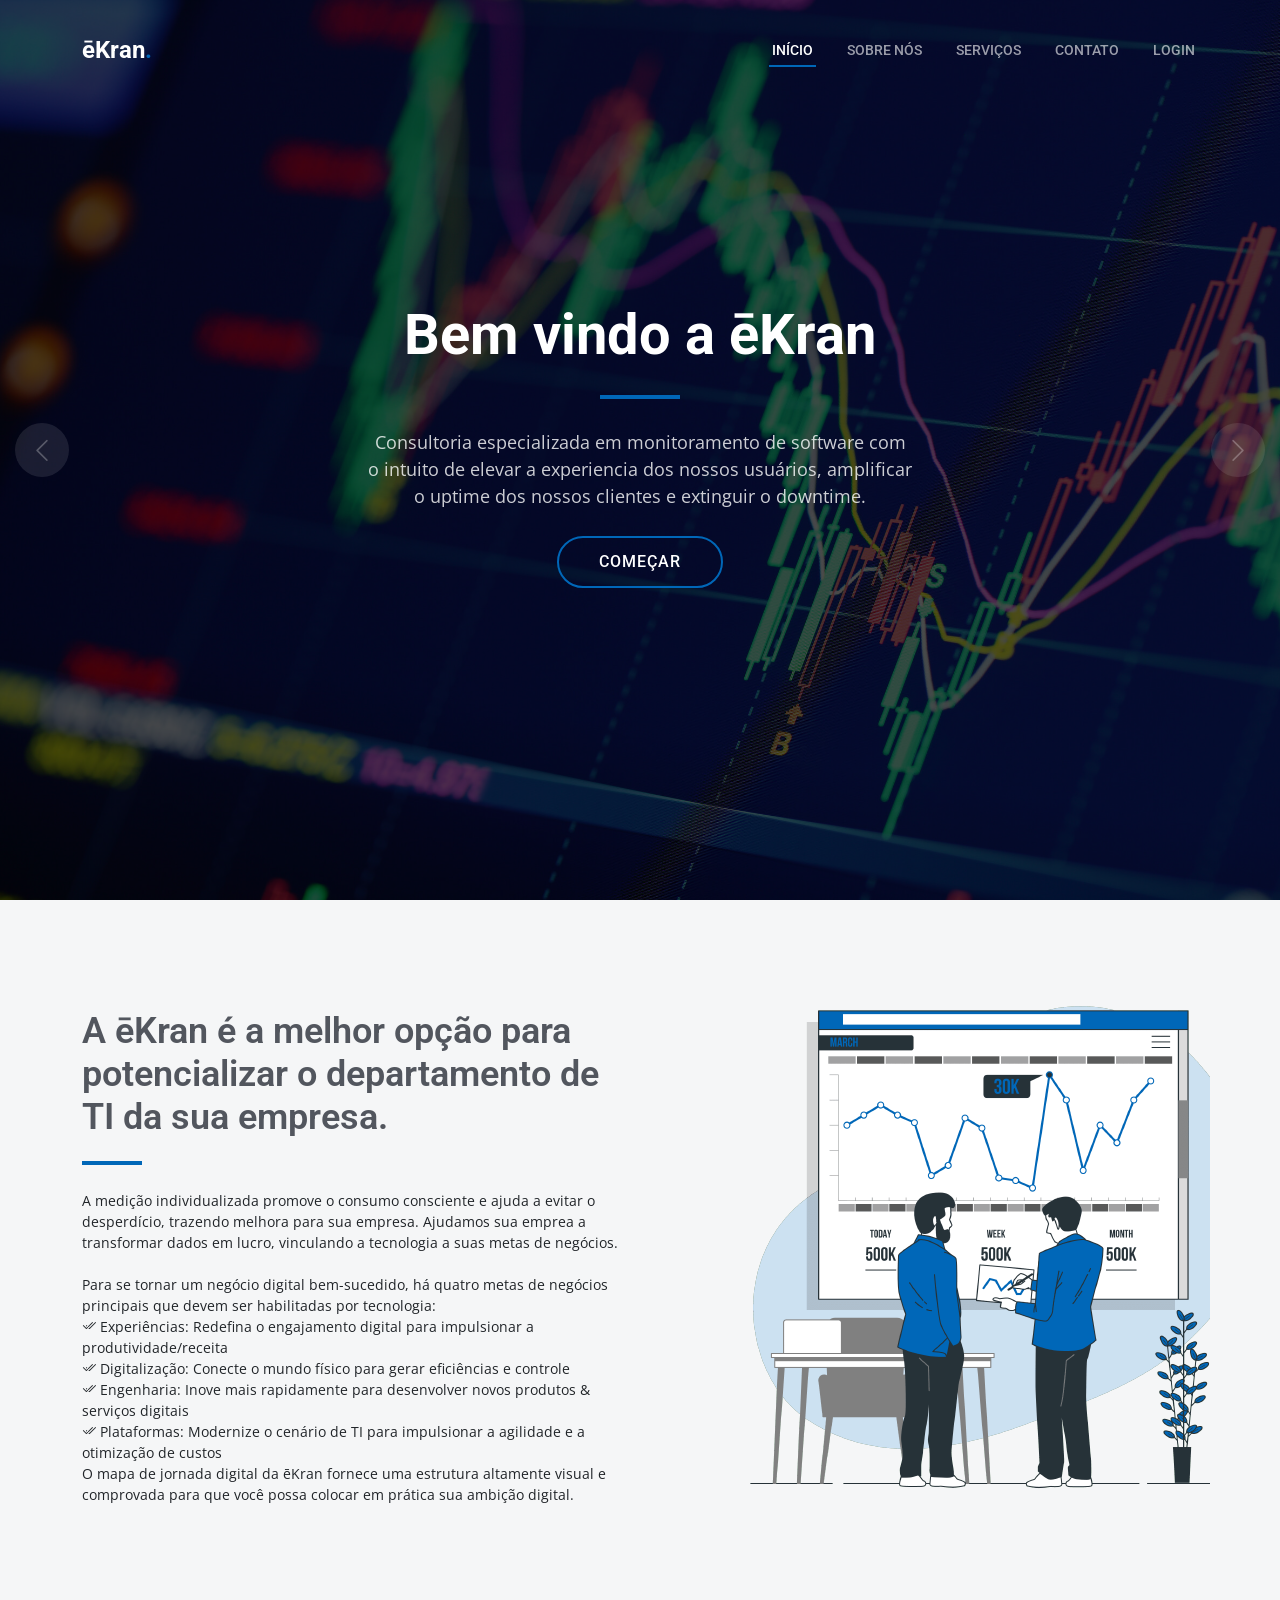
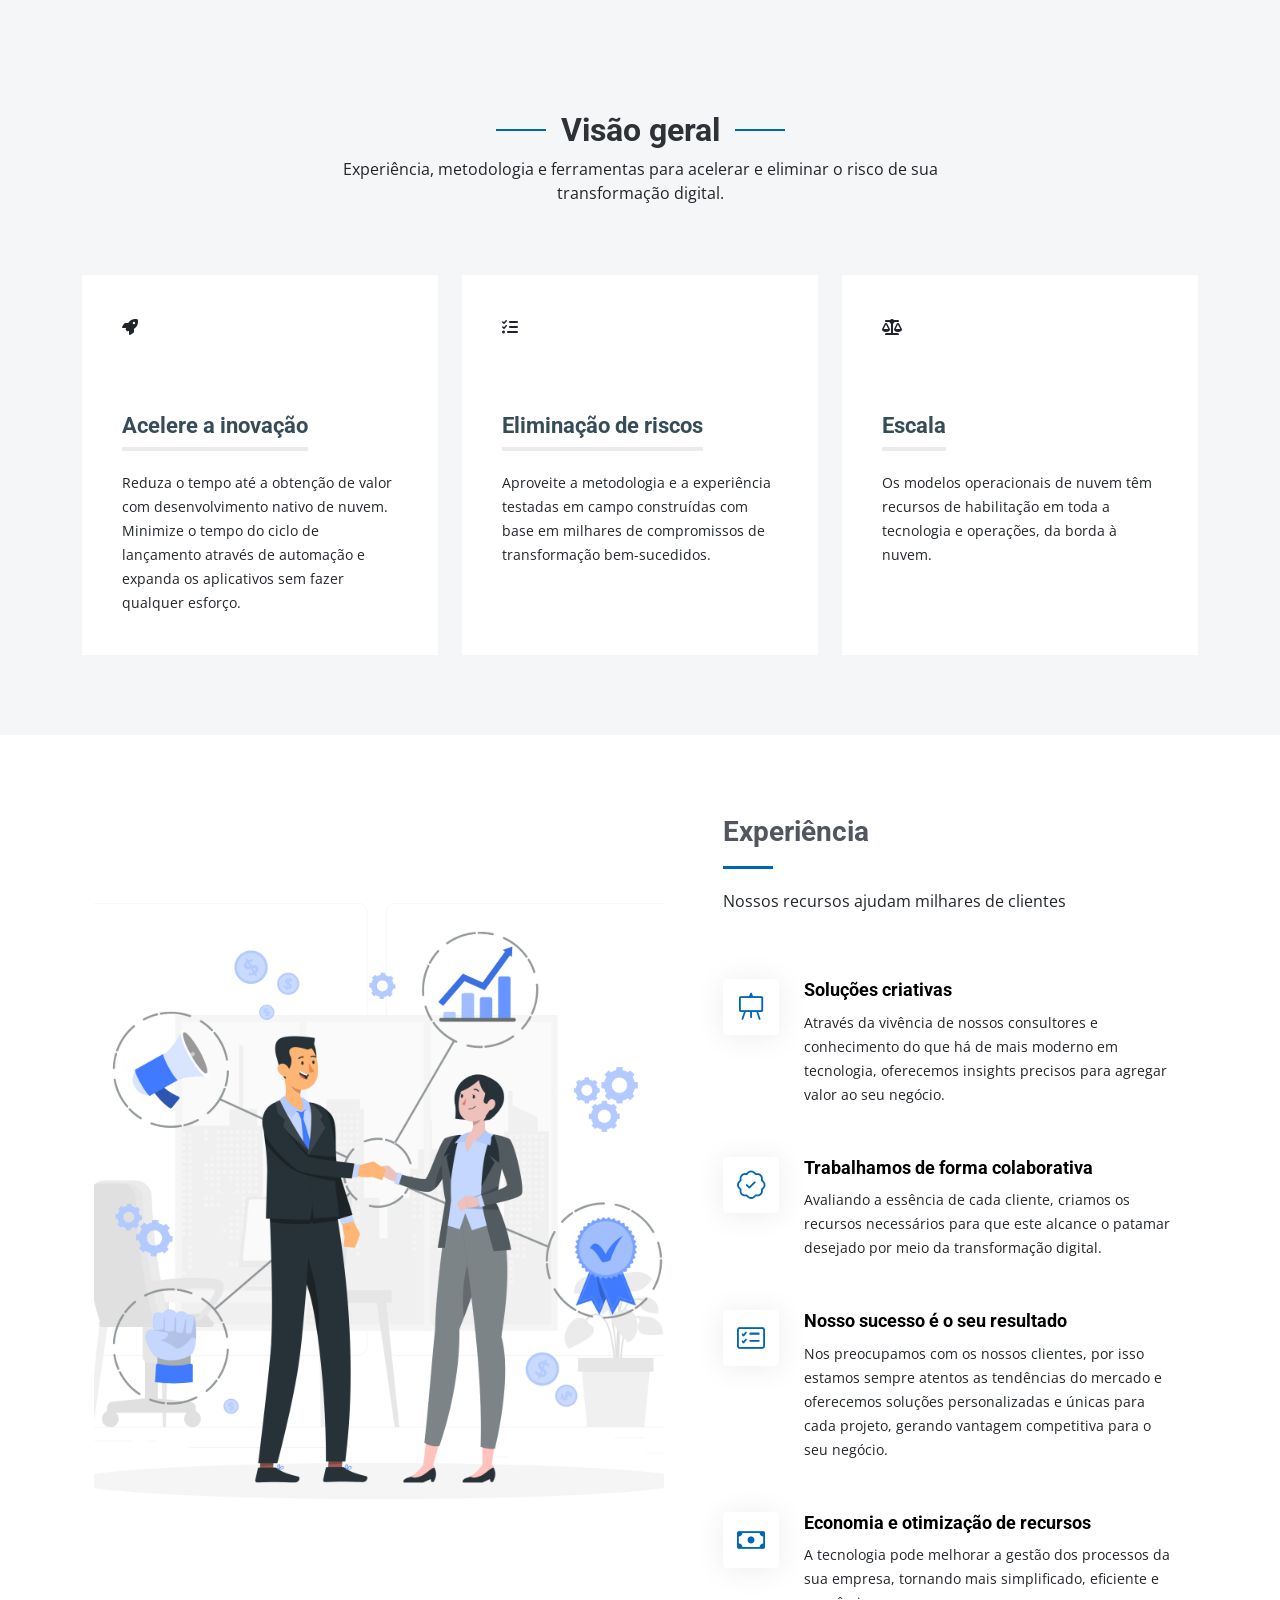
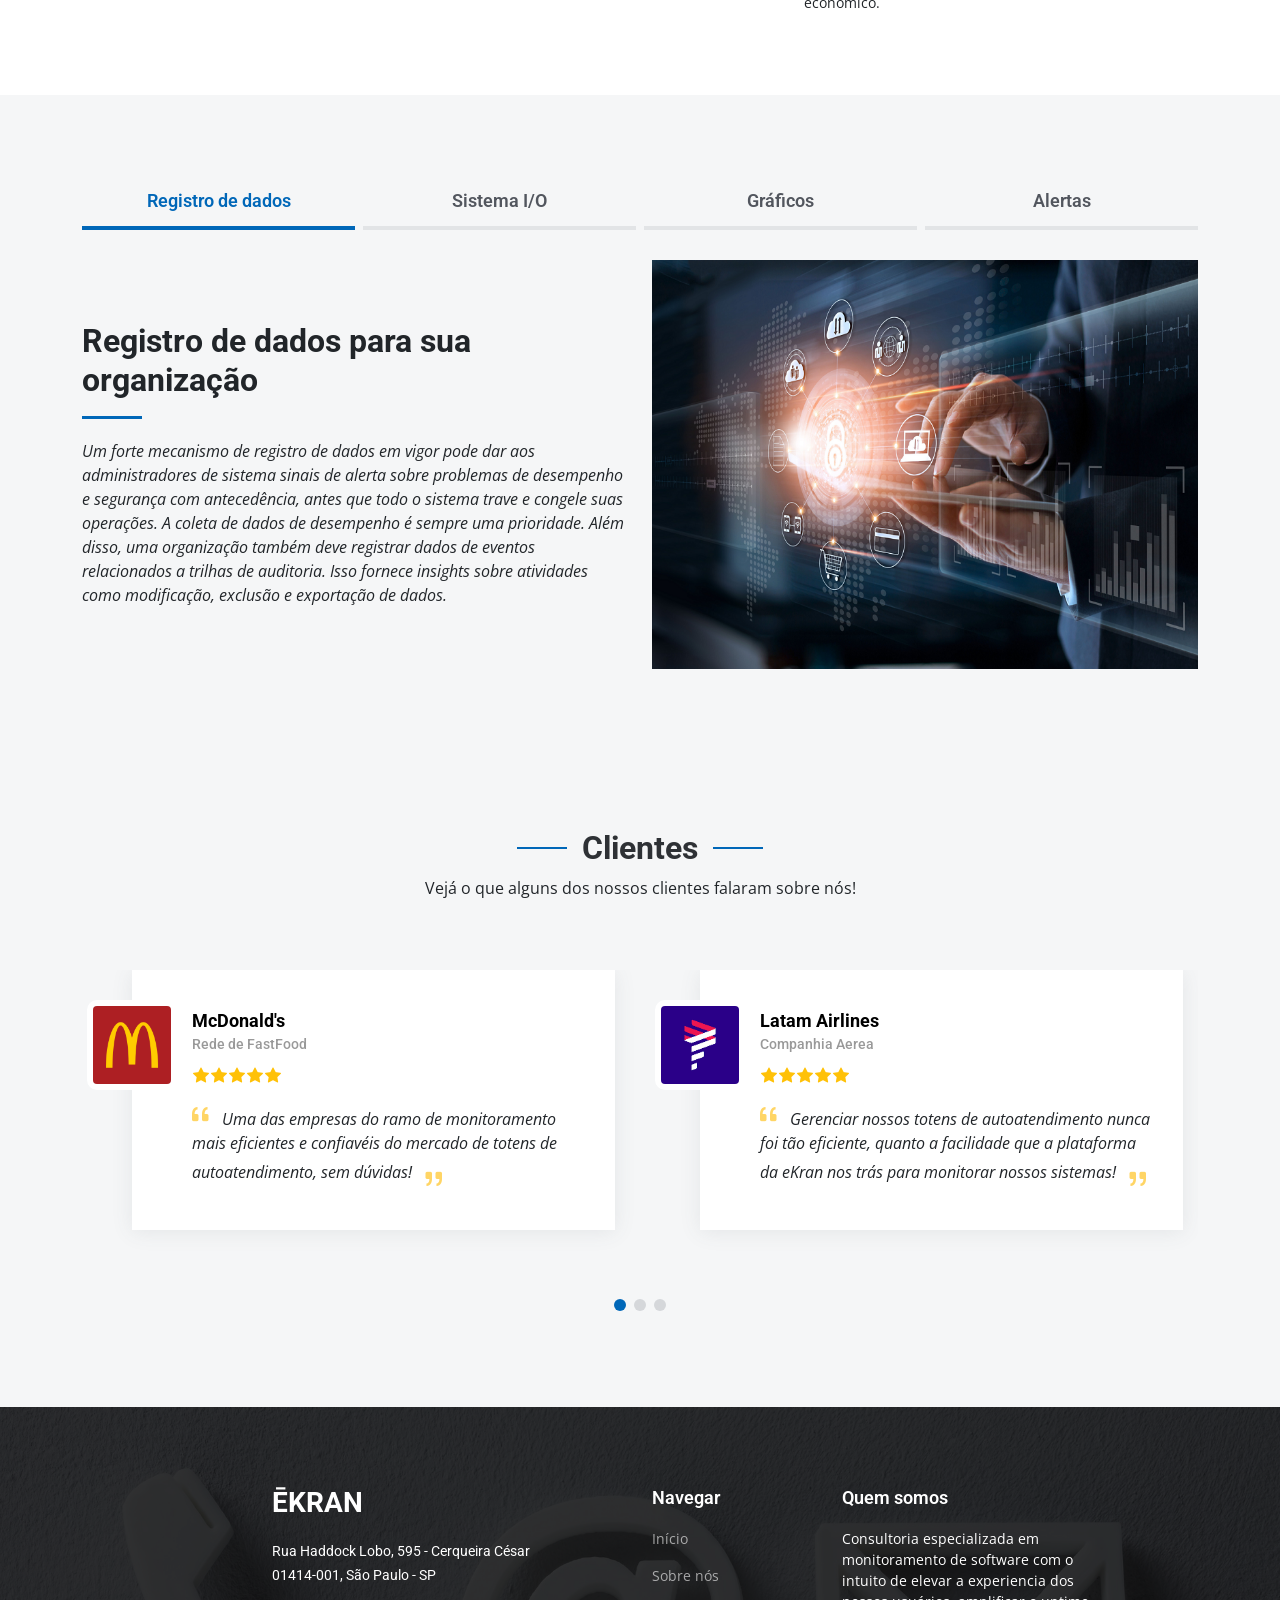
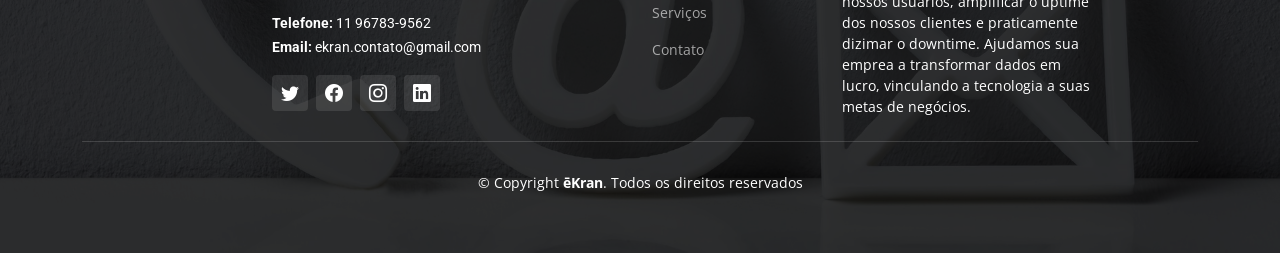
<file: site/public/index.html>
<!DOCTYPE html>
<html lang="en">

<head>
  <meta charset="utf-8">
  <meta content="width=device-width, initial-scale=1.0" name="viewport">

  <title>ēKran - Soluções em Tecnologia</title>
  <meta content="" name="description">
  <meta content="" name="keywords">

  <!-- Favicons -->
  <link href="assets/img/icon-ekran.png" rel="icon">
  <link href="assets/img/apple-touch-icon.png" rel="apple-touch-icon">

  <!-- Google Fonts -->
  <link rel="preconnect" href="https://fonts.googleapis.com">
  <link rel="preconnect" href="https://fonts.gstatic.com" crossorigin>
  <link href="https://fonts.googleapis.com/css2?family=Open+Sans:ital,wght@0,300;0,400;0,500;0,600;0,700;1,300;1,400;1,600;1,700&family=Roboto:ital,wght@0,300;0,400;0,500;0,600;0,700;1,300;1,400;1,500;1,600;1,700&family=Work+Sans:ital,wght@0,300;0,400;0,500;0,600;0,700;1,300;1,400;1,500;1,600;1,700&display=swap" rel="stylesheet">

  <!-- Vendor CSS Files -->
  <link href="assets/vendor/bootstrap/css/bootstrap.min.css" rel="stylesheet">
  <link href="assets/vendor/bootstrap-icons/bootstrap-icons.css" rel="stylesheet">
  <link href="assets/vendor/fontawesome-free/css/all.min.css" rel="stylesheet">
  <link href="assets/vendor/aos/aos.css" rel="stylesheet">
  <link href="assets/vendor/glightbox/css/glightbox.min.css" rel="stylesheet">
  <link href="assets/vendor/swiper/swiper-bundle.min.css" rel="stylesheet">

  <!-- Template Main CSS File -->
  <link href="assets/css/main.css" rel="stylesheet">

  <!-- =======================================================
  * Template Name: UpConstruction - v1.1.0
  * Template URL: https://bootstrapmade.com/upconstruction-bootstrap-construction-website-template/
  * Author: BootstrapMade.com
  * License: https://bootstrapmade.com/license/
  ======================================================== -->
</head>

<body>

  <!-- ======= Header ======= -->
  <header id="header" class="header d-flex align-items-center">
    <div class="container-fluid container-xl d-flex align-items-center justify-content-between">

      <a href="index.html" class="logo d-flex align-items-center">
        <!-- Uncomment the line below if you also wish to use an image logo -->
        <!-- <img src="assets/img/logo.png" alt=""> -->
        <h1>ēKran<span>.</span></h1>
      </a>

      <i class="mobile-nav-toggle mobile-nav-show bi bi-list"></i>
      <i class="mobile-nav-toggle mobile-nav-hide d-none bi bi-x"></i>
      <nav id="navbar" class="navbar">
        <ul>
          <li><a href="index.html" class="active">Início</a></li>
          <li><a href="sobre.html">Sobre nós</a></li>
          <li><a href="servicos.html">Serviços</a></li>
          <li><a href="contato.html" >Contato</a></li>
          <li><a href="Login_SignUp.html">Login</a></li>
        </ul>
      </nav><!-- .navbar -->

    </div>
  </header><!-- End Header -->

  <!-- ======= Hero Section ======= -->
  <section id="hero" class="hero">

    <div class="info d-flex align-items-center">
      <div class="container">
        <div class="row justify-content-center">
          <div class="col-lg-6 text-center">
            <h2 data-aos="fade-down" data-aos-delay="100">Bem vindo a <span>ēKran</span></h2>
            <p data-aos="fade-up">Consultoria especializada em monitoramento de software com o intuito de      elevar a experiencia dos nossos usuários, amplificar o uptime dos nossos clientes e 
             extinguir o downtime.</p>
            <a data-aos="fade-up" data-aos-delay="200" href="#get-started" class="btn-get-started">COMEÇAR</a>
          </div>
        </div>
      </div>
    </div>

    <div id="hero-carousel" class="carousel slide" data-bs-ride="carousel" data-bs-interval="5000">

      <div class="carousel-item active" style="background-image: url(assets/img/monitoramento2.jpg)"></div>
      <div class="carousel-item" style="background-image: url(assets/img/monitoramento1.jpg)"></div>
      <div class="carousel-item" style="background-image: url(assets/img/monitoramento3.jpg)"></div>
      <div class="carousel-item" style="background-image: url(assets/img/monitoramento4.jpg)"></div>

      <a class="carousel-control-prev" href="#hero-carousel" role="button" data-bs-slide="prev">
        <span class="carousel-control-prev-icon bi bi-chevron-left" aria-hidden="true"></span>
      </a>

      <a class="carousel-control-next" href="#hero-carousel" role="button" data-bs-slide="next">
        <span class="carousel-control-next-icon bi bi-chevron-right" aria-hidden="true"></span>
      </a>

    </div>

  </section><!-- End Hero Section -->

  <main id="main">

    <!-- ======= Get Started Section ======= -->
    <section id="get-started" class="get-started section-bg">
      <div class="container">

        <div class="row justify-content-between gy-4">

          <div class="col-lg-6 d-flex align-items-center" >
            <div class="content">
              <h3>A ēKran é a melhor opção para potencializar o departamento de TI da sua empresa.</h3>
              <p>A medição individualizada promove o consumo consciente e ajuda a evitar o desperdício, trazendo melhora para sua empresa.
              Ajudamos sua emprea a transformar dados em lucro, vinculando a tecnologia a suas metas de negócios. <br> <br>
              Para se tornar um negócio digital bem-sucedido, há quatro metas de negócios principais que devem ser habilitadas por tecnologia:  
              <br><i class="bi bi-check2-all"></i> Experiências: Redefina o engajamento digital para impulsionar a produtividade/receita
              <br><i class="bi bi-check2-all"></i> Digitalização: Conecte o mundo físico para gerar eficiências e controle
              <br><i class="bi bi-check2-all"></i> Engenharia: Inove mais rapidamente para desenvolver novos produtos & serviços digitais
              <br><i class="bi bi-check2-all"></i> Plataformas: Modernize o cenário de TI para impulsionar a agilidade e a otimização de custos
              <br> O mapa de jornada digital da ēKran fornece uma estrutura altamente visual e comprovada para que você possa colocar em prática sua ambição digital.</p>
            </div>
          </div>

          <div class="col-lg-5" id="img-container"  style="background-image: url(assets/img/home-content1.2.png); background-repeat: no-repeat;"></div><!-- End Quote Form -->
        </div>

      </div>
    </section><!-- End Get Started Section -->

   
    <!-- ======= Services Section ======= -->
    <section id="services" class="services section-bg">
      <div class="container">

        <div class="section-header">
          <h2>Visão geral</h2>
          <p>Experiência, metodologia e ferramentas para acelerar e eliminar o risco de sua transformação digital.</p>
        </div>

        <div class="row gy-4">

          <div class="col-lg-4 col-md-6" data-aos="fade-up" data-aos-delay="100">
            <div class="service-item  position-relative">
              <div class="icon">
                <i class="fa-solid fa-rocket"></i>
              </div>
              <h3>Acelere a inovação</h3>
              <p>Reduza o tempo até a obtenção de valor com desenvolvimento nativo de nuvem. Minimize o tempo do ciclo de lançamento através de automação e expanda os aplicativos sem fazer qualquer esforço.</p>
              <!-- <a href="service-details.html" class="readmore stretched-link">Leia mais <i class="bi bi-arrow-right"></i></a> -->
            </div>
          </div><!-- End Service Item -->

          <div class="col-lg-4 col-md-6">
            <div class="service-item position-relative"data-aos="fade-up" data-aos-delay="150">
              <div class="icon">
                <i class="fa-solid fa-tasks"></i>
              </div>
              <h3>Eliminação de riscos</h3>
              <p>Aproveite a metodologia e a experiência testadas em campo construídas com base em milhares de compromissos de transformação bem-sucedidos.</p>
              <!-- <a href="service-details.html" class="readmore stretched-link">Leia mais <i class="bi bi-arrow-right"></i></a> -->
            </div>
          </div><!-- End Service Item -->

          <div class="col-lg-4 col-md-6">
            <div class="service-item position-relative"data-aos="fade-up" data-aos-delay="200">
              <div class="icon">
                <i class="fa-solid fa-scale-balanced"></i>
              </div>
              <h3>Escala</h3>
              <p>Os modelos operacionais de nuvem têm recursos de habilitação em toda a tecnologia e operações, da borda à nuvem.</p>
              <!-- <a href="service-details.html" class="readmore stretched-link">Leia mais <i class="bi bi-arrow-right"></i></a> -->
            </div>
          </div><!-- End Service Item -->

        </div>

      </div>
    </section><!-- End Services Section -->

    <!-- ======= Alt Services Section ======= -->
    <section id="alt-services" class="alt-services">
      <div class="container" >

        <div class="row justify-content-around gy-4">
          <div class="col-lg-6 img-bg" style="background-image: url(assets/img/experiencia.png);"></div>

          <div class="col-lg-5 d-flex flex-column justify-content-center">
            <h3>Experiência</h3>
            <p>Nossos recursos ajudam milhares de clientes</p>

            <div class="icon-box d-flex position-relative" >
              <i class="bi bi-easel flex-shrink-0"></i>
              <div>
                <h4><a href="" class="stretched-link">Soluções criativas</a></h4>
                <p>Através da vivência de nossos consultores e conhecimento do que há de mais moderno em tecnologia, oferecemos insights precisos para agregar valor ao seu negócio.</p>
              </div>
            </div><!-- End Icon Box -->

            <div class="icon-box d-flex position-relative" >
              <i class="bi bi-patch-check flex-shrink-0"></i>
              <div>
                <h4><a href="" class="stretched-link">Trabalhamos de forma colaborativa</a></h4>
                <p>Avaliando a essência de cada cliente, criamos os recursos necessários para que este alcance o patamar desejado por meio da transformação digital.</p>
              </div>
            </div><!-- End Icon Box -->

            <div class="icon-box d-flex position-relative">
              <i class="bi bi-card-checklist flex-shrink-0"></i>
              <div>
                <h4><a href="" class="stretched-link">Nosso sucesso é o seu resultado</a></h4>
                <p>Nos preocupamos com os nossos clientes, por isso estamos sempre atentos as tendências do mercado e oferecemos soluções personalizadas e únicas para cada projeto, gerando vantagem competitiva para o seu negócio.</p>
              </div>
            </div><!-- End Icon Box -->

            <div class="icon-box d-flex position-relative" >
              <i class="bi bi-cash flex-shrink-0"></i>
              <div>
                <h4><a href="" class="stretched-link">Economia e otimização de recursos</a></h4>
                <p>A tecnologia pode melhorar a gestão dos processos da sua empresa, tornando mais simplificado, eficiente e econômico.</p>
              </div>
            </div><!-- End Icon Box -->

          </div>
        </div>

      </div>
    </section><!-- End Alt Services Section -->

    <!-- ======= Features Section ======= -->
    <section id="features" class="features section-bg">
      <div class="container" >

        <ul class="nav nav-tabs row  g-2 d-flex">

          <li class="nav-item col-3">
            <a class="nav-link active show" data-bs-toggle="tab" data-bs-target="#tab-1">
              <h4>Registro de dados</h4>
            </a>
          </li><!-- End tab nav item -->

          <li class="nav-item col-3">
            <a class="nav-link" data-bs-toggle="tab" data-bs-target="#tab-2">
              <h4>Sistema I/O</h4>
            </a><!-- End tab nav item -->

          <li class="nav-item col-3">
            <a class="nav-link" data-bs-toggle="tab" data-bs-target="#tab-3">
              <h4>Gráficos</h4>
            </a>
          </li><!-- End tab nav item -->

          <li class="nav-item col-3">
            <a class="nav-link" data-bs-toggle="tab" data-bs-target="#tab-4">
              <h4>Alertas</h4>
            </a>
          </li><!-- End tab nav item -->

        </ul>

        <div class="tab-content">

          <div class="tab-pane active show" id="tab-1">
            <div class="row">
              <div class="col-lg-6 order-2 order-lg-1 mt-3 mt-lg-0 d-flex flex-column justify-content-center" >
                <h3>Registro de dados para sua organização</h3>
                <p class="fst-italic">
                  Um forte mecanismo de registro de dados em vigor pode dar aos administradores de sistema sinais de alerta sobre problemas de desempenho e segurança com antecedência, antes que todo o sistema trave e congele suas operações. A coleta de dados de desempenho é sempre uma prioridade. Além disso, uma organização também deve registrar dados de eventos relacionados a trilhas de auditoria. Isso fornece insights sobre atividades como modificação, exclusão e exportação de dados.
                </p>  
              </div>
              <div class="col-lg-6 order-1 order-lg-2 text-center" >
                <img src="assets/img/registrodedados.png" alt="" class="img-fluid">
              </div>
            </div>
          </div><!-- End tab content item -->

          <div class="tab-pane" id="tab-2">
            <div class="row">
              <div class="col-lg-6 order-2 order-lg-1 mt-3 mt-lg-0 d-flex flex-column justify-content-center">
                <h3>Nosso sistema de input/output</h3>
                <p class="fst-italic">
                  Os sistemas I/O (Input/Output) são conjuntos de soluções em automação. Eles têm a função de organizar e controlar operações de entrada e saída de dados variados relacionados às máquinas. A ēKran desenvolveu essa aplicação para coleta, processamento e envio dos dados para o nosso banco de dados na nuvem.
                </p>
              </div>
              <div class="col-lg-6 order-1 order-lg-2 text-center">
                <img src="assets/img/system.jpg.opdownload" alt="" class="img-fluid">
              </div>
            </div>
          </div><!-- End tab content item -->

          <div class="tab-pane" id="tab-3">
            <div class="row">
              <div class="col-lg-6 order-2 order-lg-1 mt-3 mt-lg-0 d-flex flex-column justify-content-center">
                <h3>Visualização dos dados</h3>
                <p class="fst-italic">
                  Criada para facilitar o acompanhamento eficiente das operações de uma empresa. Dessa forma, a ferramenta serve ao propósito de promover a transparência corporativa. Há também o propósito de promover o engajamento e a integração de colaboradores dos diversos setores da empresa, disponível em nossa plataforma web.
                </p>
              </div>
              <div class="col-lg-6 order-1 order-lg-2 text-center">
                <img src="assets/img/graficos.png.opdownload" alt="" class="img-fluid">
              </div>
            </div>
          </div><!-- End tab content item -->

          <div class="tab-pane" id="tab-4">
            <div class="row">
              <div class="col-lg-6 order-2 order-lg-1 mt-3 mt-lg-0 d-flex flex-column justify-content-center">
                <h3>Alerta e notificação</h3>
                <p class="fst-italic">
                  A implementação de alertas eficaz envolve 90% de planejamento e 10% de execução. Os principais fatores são identificar eventos corretamente e classificá-los a fim de gerar alertas, priorizar os alertas de modo que sejam recebidos pelas pessoas certas no momento certo, e garantir que os indivíduos configurados para receber os alertas tenham a habilidade e o equipamento para responder diretamente aos eventos que os geraram.
                </p>
              </div>
              <div class="col-lg-6 order-1 order-lg-2 text-center">
                <img src="assets/img/alerts.jpg" alt="" class="img-fluid">
              </div>
            </div>
          </div><!-- End tab content item -->

        </div>

      </div>
    </section><!-- End Features Section -->


    <!-- ======= Testimonials Section ======= -->
    <section id="testimonials" class="testimonials section-bg">
      <div class="container">

        <div class="section-header">
          <h2>Clientes</h2>
          <p>Vejá o que alguns dos nossos clientes falaram sobre nós!</p>
        </div>

        <div class="slides-2 swiper">
          <div class="swiper-wrapper">

            <div class="swiper-slide">
              <div class="testimonial-wrap">
                <div class="testimonial-item">
                  <img src="assets/img/testimonials/mcdonalds.png" class="testimonial-img" alt="">
                  <h3>McDonald's</h3>
                  <h4>Rede de FastFood</h4>
                  <div class="stars">
                    <i class="bi bi-star-fill"></i><i class="bi bi-star-fill"></i><i class="bi bi-star-fill"></i><i class="bi bi-star-fill"></i><i class="bi bi-star-fill"></i>
                  </div>
                  <p id="testemunha-cliente">
                    <i class="bi bi-quote quote-icon-left"></i>
                    Uma das empresas do ramo de monitoramento mais eficientes e confiavéis do mercado de totens
                    de autoatendimento, sem dúvidas!
                    <i class="bi bi-quote quote-icon-right"></i>
                  </p>
                </div>
              </div>
            </div><!-- End testimonial item -->

            <div class="swiper-slide">
              <div class="testimonial-wrap">
                <div class="testimonial-item">
                  <img src="assets/img/testimonials/latam.png" class="testimonial-img" alt="">
                  <h3>Latam Airlines</h3>
                  <h4>Companhia Aerea</h4>
                  <div class="stars">
                    <i class="bi bi-star-fill"></i><i class="bi bi-star-fill"></i><i class="bi bi-star-fill"></i><i class="bi bi-star-fill"></i><i class="bi bi-star-fill"></i>
                  </div>
                  <p id="testemunha-cliente">
                    <i class="bi bi-quote quote-icon-left"></i>
                    Gerenciar nossos totens de autoatendimento nunca foi tão eficiente, quanto a facilidade
                    que a plataforma da eKran nos trás para monitorar nossos sistemas!
                    <i class="bi bi-quote quote-icon-right"></i>
                  </p>
                </div>
              </div>
            </div><!-- End testimonial item -->

            <div class="swiper-slide">
              <div class="testimonial-wrap">
                <div class="testimonial-item">
                  <img src="assets/img/testimonials/carrefour.png" class="testimonial-img" alt="">
                  <h3>Carrefour</h3>
                  <h4>Rede de Varejo</h4>
                  <div class="stars">
                    <i class="bi bi-star-fill"></i><i class="bi bi-star-fill"></i><i class="bi bi-star-fill"></i><i class="bi bi-star-fill"></i><i class="bi bi-star-fill"></i>
                  </div>
                  <p id="testemunha-cliente">
                    <i class="bi bi-quote quote-icon-left"></i>
                    Eficiencia, Confiança e Rapidez são os pontos fortes da eKran, melhorou e muito
                    nosso monitoramento dos totens de autoatendimento de todas as lojas e unidades 
                    espalhadas pelo Brasil!
                    <i class="bi bi-quote quote-icon-right"></i>
                  </p>
                </div>
              </div>
            </div><!-- End testimonial item -->

          </div>
          <div class="swiper-pagination"></div>
        </div>

      </div>
    </section><!-- End Testimonials Section -->
    
  </main><!-- End #main -->
 <!-- ======= Footer ======= -->
 <footer id="footer" class="footer">

  <div class="footer-content position-relative">
    <div class="container">
      <div class="row">

        <div class="col-lg-4 col-md-6">
          <div class="footer-info">
            <h3>ēKran</h3>
            <p>
              Rua Haddock Lobo, 595 - Cerqueira César<br>
              01414-001, São Paulo - SP<br><br>
              <strong>Telefone:</strong> 11 96783-9562<br>
              <strong>Email:</strong> ekran.contato@gmail.com<br>
            </p>
            <div class="social-links d-flex mt-3">
              <a href="https://twitter.com/eKranConsult" class="d-flex align-items-center justify-content-center"><i class="bi bi-twitter"></i></a>
              <a href="https://www.facebook.com/EKran-Consultoria-102461502589940" class="d-flex align-items-center justify-content-center"><i class="bi bi-facebook"></i></a>
              <a href="https://www.instagram.com/ekranconsultoria/" class="d-flex align-items-center justify-content-center"><i class="bi bi-instagram"></i></a>
              <a href="https://www.linkedin.com/company/ekran-consultoria/" class="d-flex align-items-center justify-content-center"><i class="bi bi-linkedin"></i></a>
            </div>
          </div>
        </div><!-- End footer info column-->

        <div class="col-lg-2 col-md-3 footer-links">
          <h4>Navegar</h4>
          <ul>
            <li><a href="index.html">Início</a></li>
            <li><a href="sobre.html">Sobre nós</a></li>
            <li><a href="servicos.html">Serviços</a></li>
            <li><a href="contato.html">Contato</a></li>
          </ul>
        </div><!-- End footer links column-->

        <div class="col-lg-2 col-md-3 footer-links">
          <h4>Quem somos</h4>
          <p class="footer-text">
            Consultoria especializada em monitoramento de software com o intuito de elevar a experiencia dos nossos usuários, amplificar o uptime dos nossos clientes e praticamente dizimar o downtime. Ajudamos sua emprea a transformar dados em lucro, vinculando a tecnologia a suas metas de negócios.
          </p>
        </div><!-- End footer links column-->


      </div>
    </div>
  </div>

  <div class="footer-legal text-center position-relative">
    <div class="container">
      <div class="copyright">
        &copy; Copyright <strong><span>ēKran</span></strong>. Todos os direitos reservados
      </div>
    </div>
  </div>

</footer>
<!-- End Footer -->


  <a href="#" class="scroll-top d-flex align-items-center justify-content-center"><i class="bi bi-arrow-up-short"></i></a>

  <div id="preloader"></div>

  <!-- Vendor JS Files -->
  <script src="assets/vendor/bootstrap/js/bootstrap.bundle.min.js"></script>
  <script src="assets/vendor/aos/aos.js"></script>
  <script src="assets/vendor/glightbox/js/glightbox.min.js"></script>
  <script src="assets/vendor/isotope-layout/isotope.pkgd.min.js"></script>
  <script src="assets/vendor/swiper/swiper-bundle.min.js"></script>
  <script src="assets/vendor/purecounter/purecounter_vanilla.js"></script>
  <script src="assets/vendor/php-email-form/validate.js"></script>

  <!-- Template Main JS File -->
  <script src="assets/js/main.js"></script>

</body>

</html>
</file>
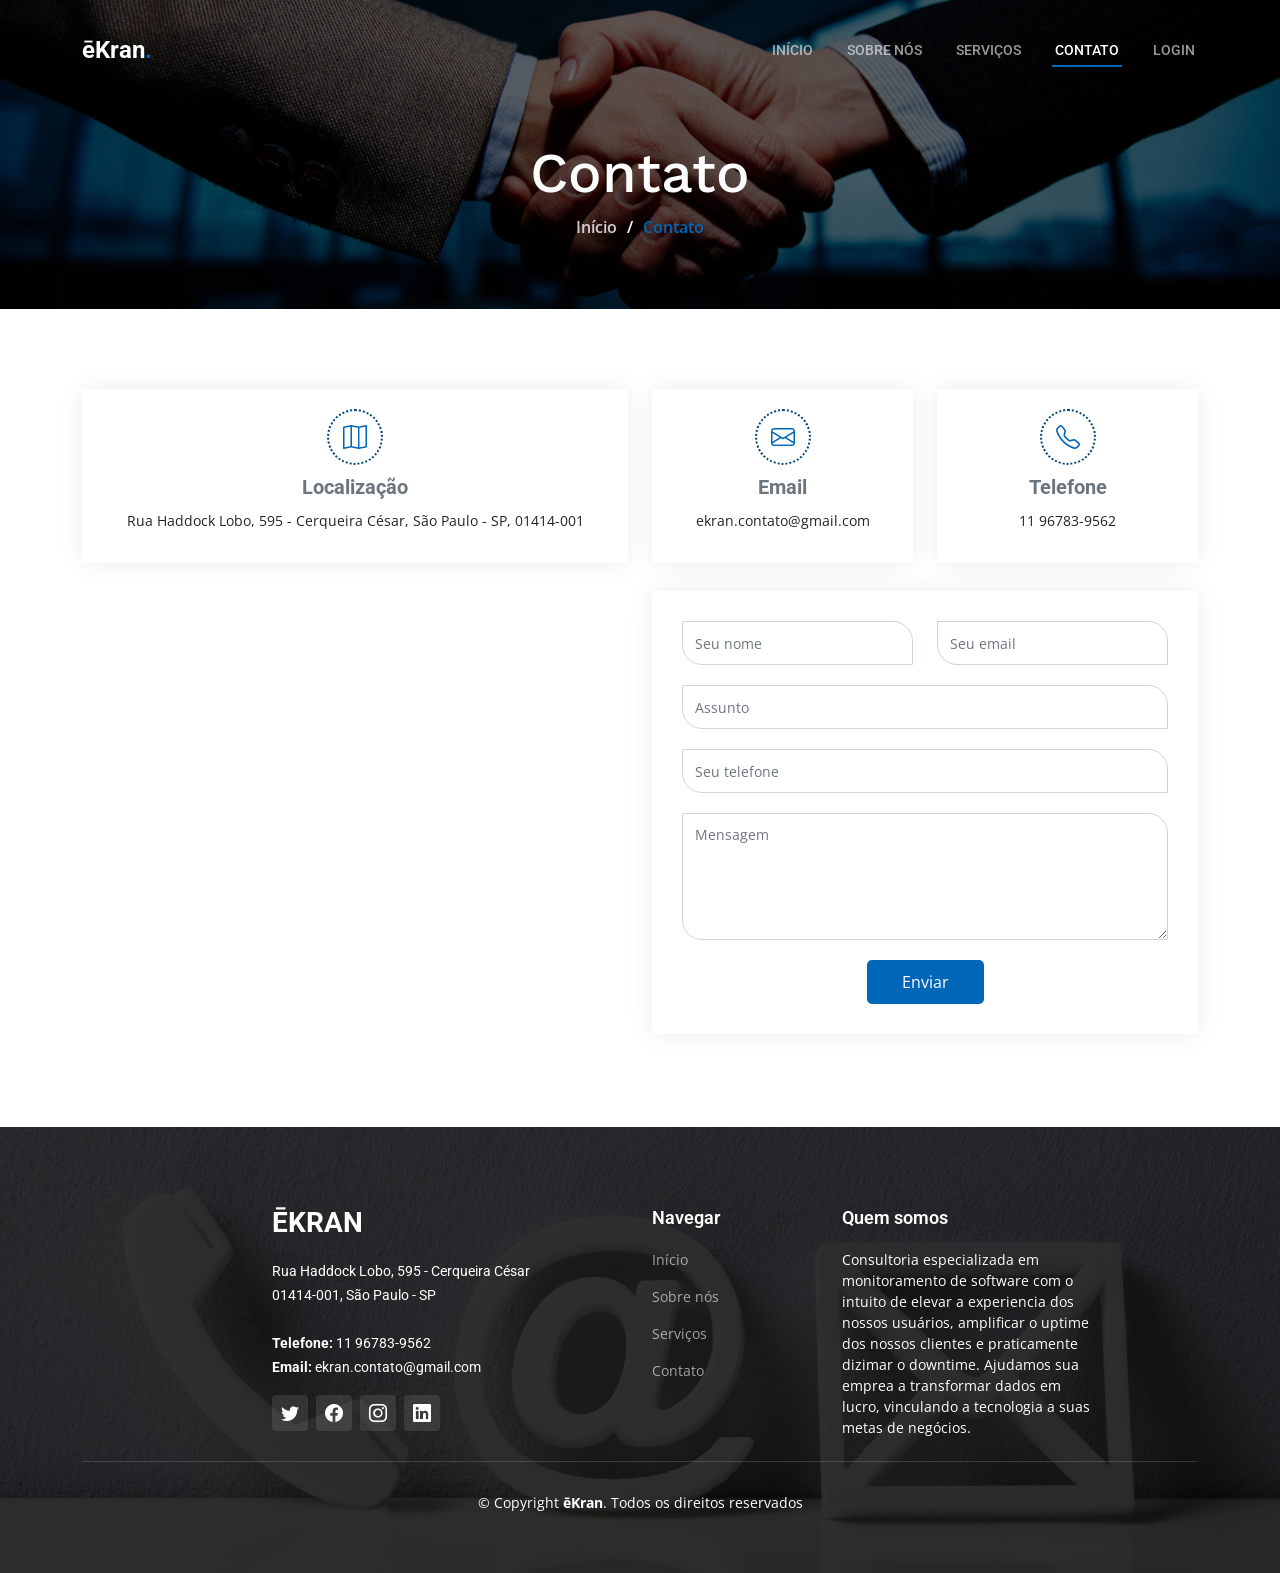
<file: site/public/contato.html>
<!DOCTYPE html>
<html lang="en">

<head>
  <meta charset="utf-8">
  <meta content="width=device-width, initial-scale=1.0" name="viewport">

  <title>ēKran - Contato</title>
  <meta content="" name="description">
  <meta content="" name="keywords">

  <!-- Favicons -->
  <link href="assets/img/icon-ekran.png" rel="icon">
  <link href="assets/img/apple-touch-icon.png" rel="apple-touch-icon">

  <!-- Google Fonts -->
  <link rel="preconnect" href="https://fonts.googleapis.com">
  <link rel="preconnect" href="https://fonts.gstatic.com" crossorigin>
  <link href="https://fonts.googleapis.com/css2?family=Open+Sans:ital,wght@0,300;0,400;0,500;0,600;0,700;1,300;1,400;1,600;1,700&family=Roboto:ital,wght@0,300;0,400;0,500;0,600;0,700;1,300;1,400;1,500;1,600;1,700&family=Work+Sans:ital,wght@0,300;0,400;0,500;0,600;0,700;1,300;1,400;1,500;1,600;1,700&display=swap" rel="stylesheet">

  <!-- Vendor CSS Files -->
  <link href="assets/vendor/bootstrap/css/bootstrap.min.css" rel="stylesheet">
  <link href="assets/vendor/bootstrap-icons/bootstrap-icons.css" rel="stylesheet">
  <link href="assets/vendor/fontawesome-free/css/all.min.css" rel="stylesheet">
  <link href="assets/vendor/aos/aos.css" rel="stylesheet">
  <link href="assets/vendor/glightbox/css/glightbox.min.css" rel="stylesheet">
  <link href="assets/vendor/swiper/swiper-bundle.min.css" rel="stylesheet">

  <!-- Template Main CSS File -->
  <link href="assets/css/main.css" rel="stylesheet">

  <!-- =======================================================
  * Template Name: UpConstruction - v1.1.0
  * Template URL: https://bootstrapmade.com/upconstruction-bootstrap-construction-website-template/
  * Author: BootstrapMade.com
  * License: https://bootstrapmade.com/license/
  ======================================================== -->
</head>

<body>

  <!-- ======= Header ======= -->
  <header id="header" class="header d-flex align-items-center">
    <div class="container-fluid container-xl d-flex align-items-center justify-content-between">

      <a href="index.html" class="logo d-flex align-items-center">
        <!-- Uncomment the line below if you also wish to use an image logo -->
        <!-- <img src="assets/img/logo.png" alt=""> -->
        <h1>ēKran<span>.</span></h1>
      </a>

      <i class="mobile-nav-toggle mobile-nav-show bi bi-list"></i>
      <i class="mobile-nav-toggle mobile-nav-hide d-none bi bi-x"></i>
      <nav id="navbar" class="navbar">
        <ul>
          <li><a href="index.html">Início</a></li>
          <li><a href="sobre.html">Sobre nós</a></li>
          <li><a href="servicos.html">Serviços</a></li>
          <li><a href="contato.html"  class="active">Contato</a></li>
          <li><a href="Login_SignUp.html">Login</a></li>
        </ul>
      </nav><!-- .navbar -->

    </div>
  </header><!-- End Header -->

  <main id="main">

    <!-- ======= Breadcrumbs ======= -->
    <div class="breadcrumbs d-flex align-items-center" style="background-image: url('assets/img/handshake.jpg');">
      <div class="container position-relative d-flex flex-column align-items-center" data-aos="fade">

        <h2>Contato</h2>
        <ol>
          <li><a href="index.html">Início</a></li>
          <li>Contato</li>
        </ol>

      </div>
    </div><!-- End Breadcrumbs -->

    <!-- ======= Contact Section ======= -->
    <section id="contact" class="contact">
      <div class="container" data-aos="fade-up" data-aos-delay="100">

        <div class="row gy-4">
          <div class="col-lg-6">
            <div class="info-item  d-flex flex-column justify-content-center align-items-center">
              <i class="bi bi-map"></i>
              <h3>Localização</h3>
              <p>Rua Haddock Lobo, 595 - Cerqueira César, São Paulo - SP, 01414-001</p>
            </div>
          </div><!-- End Info Item -->

          <div class="col-lg-3 col-md-6">
            <div class="info-item d-flex flex-column justify-content-center align-items-center">
              <i class="bi bi-envelope"></i>
              <h3>Email</h3>
              <p>ekran.contato@gmail.com</p>
            </div>
          </div><!-- End Info Item -->

          <div class="col-lg-3 col-md-6">
            <div class="info-item  d-flex flex-column justify-content-center align-items-center">
              <i class="bi bi-telephone"></i>
              <h3>Telefone</h3>
              <p>11 96783-9562</p>
            </div>
          </div><!-- End Info Item -->

        </div>

        <div class="row gy-4 mt-1">

          <div class="col-lg-6 ">
            <iframe src="https://www.google.com/maps/embed?pb=!1m18!1m12!1m3!1d234067.00412393373!2d-46.87899415783047!3d-23.557776559291!2m3!1f0!2f0!3f0!3m2!1i1024!2i768!4f13.1!3m3!1m2!1s0x94ce59d2b063f663%3A0xc567c0d16d0bc582!2sS%C3%A3o%20Paulo%20Tech%20School!5e0!3m2!1spt-BR!2sbr!4v1660698348766!5m2!1spt-BR!2sbr" width="600" height="450" style="border:0;" allowfullscreen="" loading="lazy" referrerpolicy="no-referrer-when-downgrade"></iframe>
          </div><!-- End Google Maps -->

          <div class="col-lg-6">
            <form action="https://api.staticforms.xyz/submit" method="post" role="form" class="php-email-form">
              <input type="hidden" name="accessKey" value="3eae8004-0b8f-4491-9106-8b6f49130d94">
                    <input type="hidden" name="redirectTo" value="http://localhost:3333/contato.html">
              <div class="row gy-4">
                <div class="col-lg-6 form-group">
                  <input type="text" style = "border-radius: 0 20px; border-color: 2px black;" name="name" class="form-control" id="in_name" placeholder="Seu nome">
                </div>
                <div class="col-lg-6 form-group">
                  <input type="email" style = "border-radius: 0 20px; border-color: 2px black;" class="form-control" name="email" id="in_email" placeholder="Seu email">
                </div>
              </div>
              <div class="form-group">
                <input type="text" style = "border-radius: 0 20px; border-color: 2px black;"class="form-control" name="subject" id="in_subject" placeholder="Assunto">
              </div>
              <div class="form-group">
                <input type="text"  style = "border-radius: 0 20px; border-color: 2px black;" class="form-control" name="phone" id="in_phone" placeholder="Seu telefone">
              </div>
              <div class="form-group">
                <textarea  style = "border-radius: 0 20px; border-color: 2px black;" class="form-control" name="message" id="in_message" rows="5" placeholder="Mensagem"></textarea>
              </div>
              <!-- <div class="my-3">
                <div class="loading">Carregando</div>
                <div class="error-message"></div>
                <div class="sent-message">Sua mensagem foi enviada, Obrigado!</div>
              </div> -->
              <div class="text-center"><button type="submit" value="submit" onclick="enviar()">Enviar</button></div>
            </form>
          </div><!-- End Contact Form -->

        </div>

      </div>
    </section><!-- End Contact Section -->

  </main><!-- End #main -->

  <!-- ======= Footer ======= -->
  <footer id="footer" class="footer">

    <div class="footer-content position-relative">
      <div class="container">
        <div class="row">

          <div class="col-lg-4 col-md-6">
            <div class="footer-info">
              <h3>ēKran</h3>
              <p>
                Rua Haddock Lobo, 595 - Cerqueira César<br>
                01414-001, São Paulo - SP<br><br>
                <strong>Telefone:</strong> 11 96783-9562<br>
                <strong>Email:</strong> ekran.contato@gmail.com<br>
              </p>
              <div class="social-links d-flex mt-3">
                <a href="https://twitter.com/eKranConsult" class="d-flex align-items-center justify-content-center"><i class="bi bi-twitter"></i></a>
                <a href="https://www.facebook.com/EKran-Consultoria-102461502589940" class="d-flex align-items-center justify-content-center"><i class="bi bi-facebook"></i></a>
                <a href="https://www.instagram.com/ekranconsultoria/" class="d-flex align-items-center justify-content-center"><i class="bi bi-instagram"></i></a>
                <a href="https://www.linkedin.com/company/ekran-consultoria/" class="d-flex align-items-center justify-content-center"><i class="bi bi-linkedin"></i></a>
              </div>
            </div>
          </div><!-- End footer info column-->

          <div class="col-lg-2 col-md-3 footer-links">
            <h4>Navegar</h4>
            <ul>
              <li><a href="index.html">Início</a></li>
              <li><a href="sobre.html">Sobre nós</a></li>
              <li><a href="servicos.html">Serviços</a></li>
              <li><a href="contato.html">Contato</a></li>
            </ul>
          </div><!-- End footer links column-->

          <div class="col-lg-2 col-md-3 footer-links">
            <h4>Quem somos</h4>
            <p class="footer-text">
              Consultoria especializada em monitoramento de software com o intuito de elevar a experiencia dos nossos usuários, amplificar o uptime dos nossos clientes e praticamente dizimar o downtime. Ajudamos sua emprea a transformar dados em lucro, vinculando a tecnologia a suas metas de negócios.
            </p>
          </div><!-- End footer links column-->


        </div>
      </div>
    </div>

    <div class="footer-legal text-center position-relative">
      <div class="container">
        <div class="copyright">
          &copy; Copyright <strong><span>ēKran</span></strong>. Todos os direitos reservados
        </div>
      </div>
    </div>

  </footer>
  <!-- End Footer -->

  <a href="#" class="scroll-top d-flex align-items-center justify-content-center"><i class="bi bi-arrow-up-short"></i></a>

  <div id="preloader"></div>

  <!-- Vendor JS Files -->
  <script src="assets/vendor/bootstrap/js/bootstrap.bundle.min.js"></script>
  <script src="assets/vendor/aos/aos.js"></script>
  <script src="assets/vendor/glightbox/js/glightbox.min.js"></script>
  <script src="assets/vendor/isotope-layout/isotope.pkgd.min.js"></script>
  <script src="assets/vendor/swiper/swiper-bundle.min.js"></script>
  <script src="assets/vendor/purecounter/purecounter_vanilla.js"></script>
  <!-- <script src="assets/vendor/php-email-form/validate.js"></script> -->

  <!-- Template Main JS File -->
  <script src="assets/js/main.js"></script>

</body>

</html>

<script>
  function enviar() {
        if(in_email.value != "" || in_name.value != "" || in_message.value != ""|| in_subject.value != "" || in_phone.value != "") {
            alert("E-mail enviado. Agradecemos o vosso contato")
        } else {
            alert("Preencha os campos corretamente.")
        }
    }
</script>
</file>
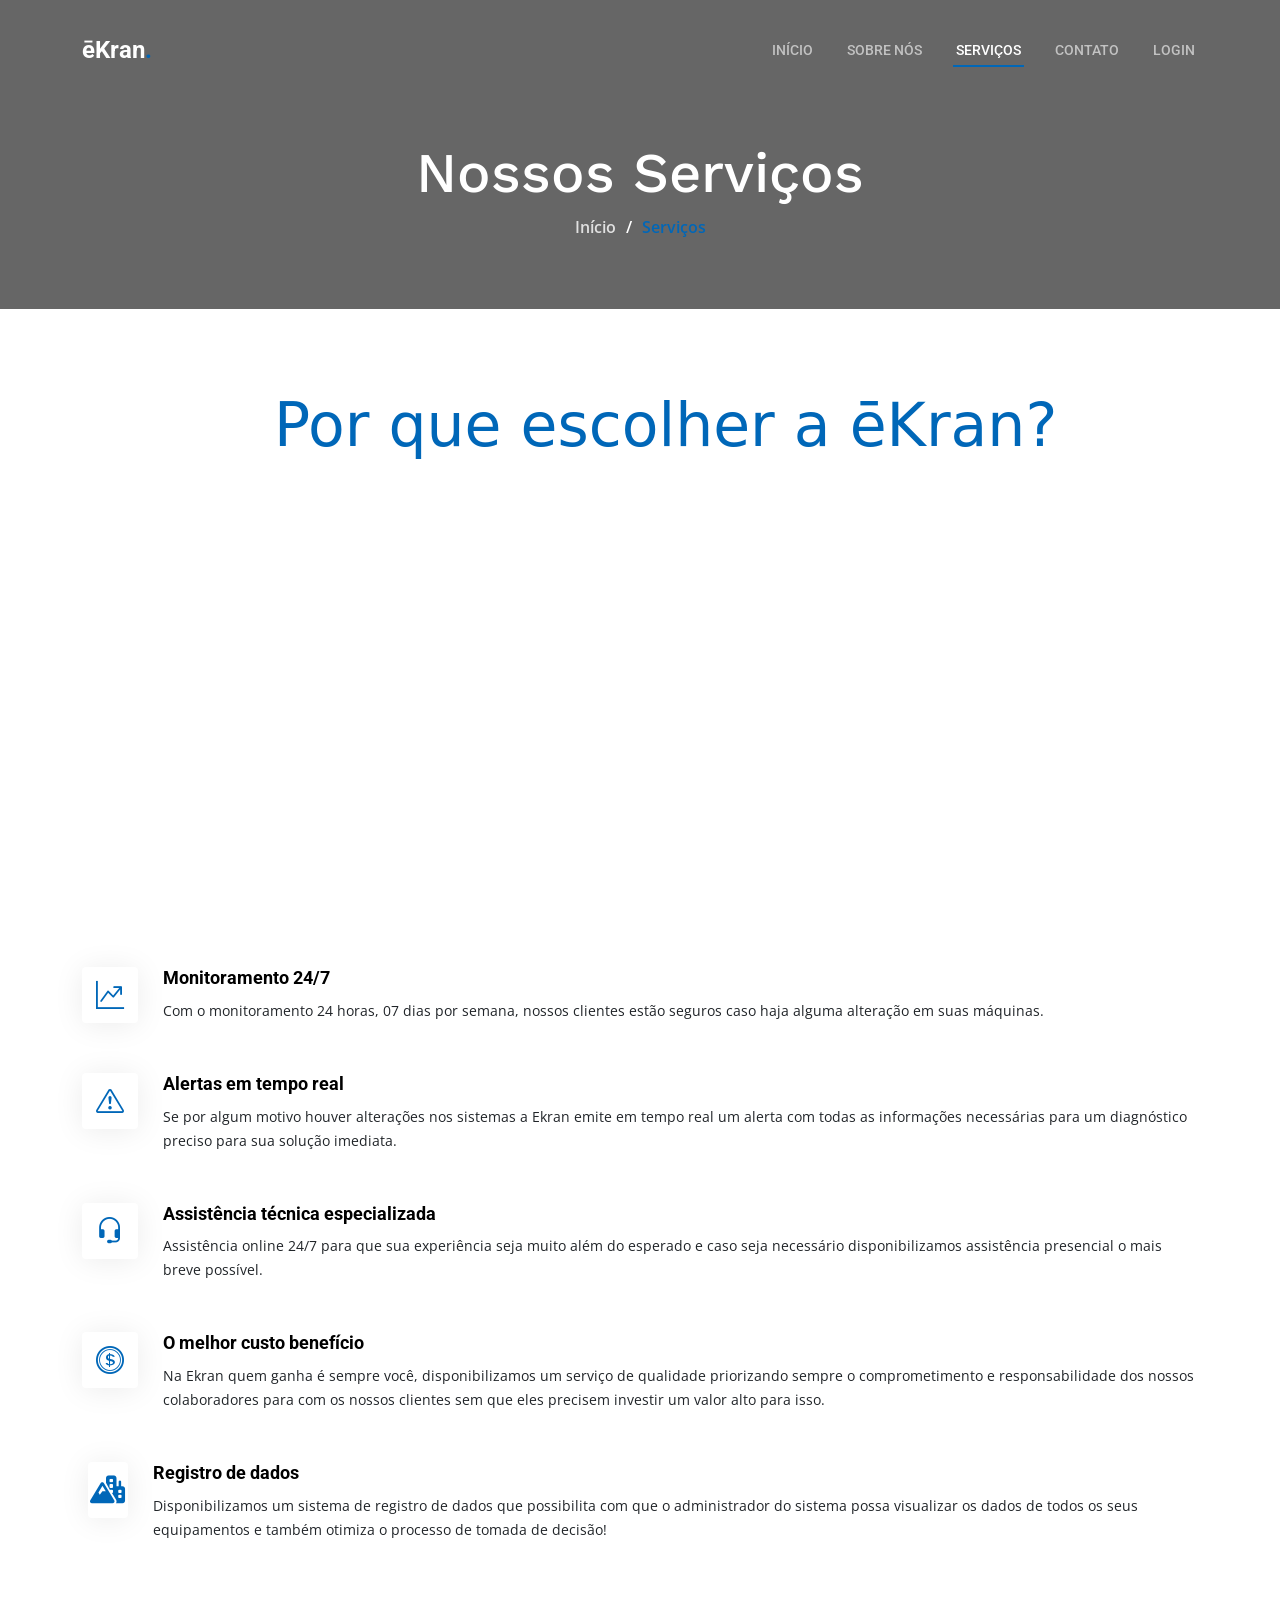
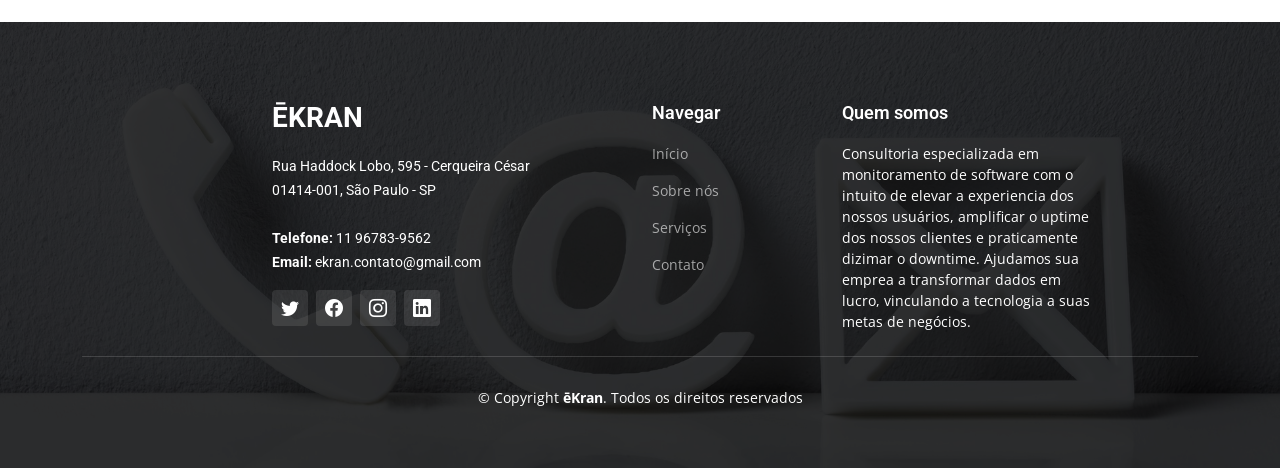
<file: site/public/servicos.html>
<!DOCTYPE html>
<html lang="en">

<head>
  <meta charset="utf-8">
  <meta content="width=device-width, initial-scale=1.0" name="viewport">

  <title>ēKran - Serviços</title>
  <meta content="" name="description">
  <meta content="" name="keywords">

  <!-- Favicons -->
  <link href="assets/img/icon-ekran.png" rel="icon">
  <link href="assets/img/apple-touch-icon.png" rel="apple-touch-icon">

  <!-- Google Fonts -->
  <link rel="preconnect" href="https://fonts.googleapis.com">
  <link rel="preconnect" href="https://fonts.gstatic.com" crossorigin>
  <link href="https://fonts.googleapis.com/css2?family=Open+Sans:ital,wght@0,300;0,400;0,500;0,600;0,700;1,300;1,400;1,600;1,700&family=Roboto:ital,wght@0,300;0,400;0,500;0,600;0,700;1,300;1,400;1,500;1,600;1,700&family=Work+Sans:ital,wght@0,300;0,400;0,500;0,600;0,700;1,300;1,400;1,500;1,600;1,700&display=swap" rel="stylesheet">

  <!-- Vendor CSS Files -->
  <link href="assets/vendor/bootstrap/css/bootstrap.min.css" rel="stylesheet">
  <link href="assets/vendor/bootstrap-icons/bootstrap-icons.css" rel="stylesheet">
  <link href="assets/vendor/fontawesome-free/css/all.min.css" rel="stylesheet">
  <link href="assets/vendor/aos/aos.css" rel="stylesheet">
  <link href="assets/vendor/glightbox/css/glightbox.min.css" rel="stylesheet">
  <link href="assets/vendor/swiper/swiper-bundle.min.css" rel="stylesheet">

  <!-- Template Main CSS File -->
  <link href="assets/css/main.css" rel="stylesheet">

  <!-- =======================================================
  * Template Name: UpConstruction - v1.1.0
  * Template URL: https://bootstrapmade.com/upconstruction-bootstrap-construction-website-template/
  * Author: BootstrapMade.com
  * License: https://bootstrapmade.com/license/
  ======================================================== -->
</head>

<body>

  <!-- ======= Header ======= -->
  <header id="header" class="header d-flex align-items-center">
    <div class="container-fluid container-xl d-flex align-items-center justify-content-between">

      <a href="index.html" class="logo d-flex align-items-center">
        <!-- Uncomment the line below if you also wish to use an image logo -->
        <!-- <img src="assets/img/logo.png" alt=""> -->
        <h1>ēKran<span>.</span></h1>
      </a>

      <i class="mobile-nav-toggle mobile-nav-show bi bi-list"></i>
      <i class="mobile-nav-toggle mobile-nav-hide d-none bi bi-x"></i>
      <nav id="navbar" class="navbar">
        <ul>
          <li><a href="index.html">Início</a></li>
          <li><a href="sobre.html">Sobre nós</a></li>
          <li><a href="servicos.html" class="active">Serviços</a></li>
          <li><a href="contato.html">Contato</a></li>
          <li><a href="Login_SignUp.html">Login</a></li>
        </ul>
      </nav><!-- .navbar -->

    </div>
  </header><!-- End Header -->

  <main id="main">

    <!-- ======= Breadcrumbs ======= -->
    <div class="breadcrumbs d-flex align-items-center" style="background-image: url('https://i.pinimg.com/originals/62/39/4d/62394d753859943e6a1a36443ef78795.gif');">
      <div class="container position-relative d-flex flex-column align-items-center" data-aos="fade">

        <h2>Nossos Serviços</h2>
        <ol>
          <li><a href="index.html">Início</a></li>
          <li>Serviços</li>
        </ol>

      </div>
    </div><!-- End Breadcrumbs -->

    <!-- ======= Services Section ======= -->
 

    <!-- ======= Alt Services Section ======= -->
    <section id="alt-services" class="alt-services">
      <div class="container" data-aos="fade-up">
        <h1 id="h1_titulo">Por que escolher a ēKran?</h1>
        <br>
        <center><div class="col-lg-6 img-bg" style="background-image: url('https://lh5.googleusercontent.com/oQjzUj7ptxsjjTfsZi0yKX-QPhHSZZ_HHSqh1vUV1fg1Y3yfSZpDpgY0aWMhiKA8rc-KwRB-pB0YEqD-EUAq90RMiuP3Rp1mb9XGPdguac8PYCYOYz9H2C0SQJuLaQkTbkGZIUH7');" ></div></center>
        <br>
        <div class="row justify-content-around gy-4">
          <div>
           

            <div class="icon-box d-flex position-relative" >
              <i class="bi bi-graph-up-arrow flex-shrink-0"></i>
              <div>
                <h4><a href="" class="stretched-link">Monitoramento 24/7</a></h4>
                <p>Com o monitoramento 24 horas, 07 dias por semana, nossos clientes estão seguros caso haja alguma alteração em suas máquinas.</p>
              </div>
            </div><!-- End Icon Box -->

            <div class="icon-box d-flex position-relative" >
              <i class="bi bi-exclamation-triangle flex-shrink-0"></i>
              <div>
                <h4><a href="" class="stretched-link">Alertas em tempo real</a></h4>
                <p>Se por algum motivo houver alterações nos sistemas a Ekran emite em tempo real um alerta com todas as informações necessárias para um diagnóstico preciso para sua solução imediata.</p>
              </div>
            </div><!-- End Icon Box -->

            <div class="icon-box d-flex position-relative" >
              <i class="bi bi-headset flex-shrink-0"></i>
              <div>
                <h4><a href="" class="stretched-link">Assistência técnica especializada</a></h4>
                <p>Assistência online 24/7 para que sua experiência seja muito além do esperado e caso seja necessário disponibilizamos assistência presencial o mais breve possível.</p>
              </div>
            </div><!-- End Icon Box -->

            <div class="icon-box d-flex position-relative">
              <i class="bi bi-coin flex-shrink-0"></i>
              <div>
                <h4><a href="" class="stretched-link">O melhor custo benefício</a></h4>
                <p>Na Ekran quem ganha é sempre você, disponibilizamos um serviço de qualidade priorizando sempre o comprometimento e responsabilidade dos nossos colaboradores para com os nossos clientes sem que eles precisem investir um valor alto para isso.</p>
              </div>
            </div><!-- End Icon Box -->
            <div class="icon-box d-flex position-relative" id="div_registro">
              <i class="fa-solid fa-mountain-city "></i>
              <div>
                <h4><a href="" class="stretched-link">Registro de dados</a></h4>
                <p>Disponibilizamos um sistema de registro de dados que possibilita com que o administrador do sistema possa visualizar os dados de todos os seus equipamentos e também otimiza o processo de tomada de decisão! </p>
              </div>
            </div><!-- End Icon Box -->

          </div>
        </div>

      </div>
    </section><!-- End Alt Services Section -->

        </div>

      </div>
    </section><!-- End Features Section -->

  </main><!-- End #main -->

  <!-- ======= Footer ======= -->
  <footer id="footer" class="footer">

    <div class="footer-content position-relative">
      <div class="container">
        <div class="row">
  
          <div class="col-lg-4 col-md-6">
            <div class="footer-info">
              <h3>ēKran</h3>
              <p>
                Rua Haddock Lobo, 595 - Cerqueira César<br>
                01414-001, São Paulo - SP<br><br>
                <strong>Telefone:</strong> 11 96783-9562<br>
                <strong>Email:</strong> ekran.contato@gmail.com<br>
              </p>
              <div class="social-links d-flex mt-3">
                <a href="https://twitter.com/eKranConsult" class="d-flex align-items-center justify-content-center"><i class="bi bi-twitter"></i></a>
                <a href="https://www.facebook.com/EKran-Consultoria-102461502589940" class="d-flex align-items-center justify-content-center"><i class="bi bi-facebook"></i></a>
                <a href="https://www.instagram.com/ekranconsultoria/" class="d-flex align-items-center justify-content-center"><i class="bi bi-instagram"></i></a>
                <a href="https://www.linkedin.com/company/ekran-consultoria/" class="d-flex align-items-center justify-content-center"><i class="bi bi-linkedin"></i></a>
              </div>
            </div>
          </div><!-- End footer info column-->
  
          <div class="col-lg-2 col-md-3 footer-links">
            <h4>Navegar</h4>
            <ul>
              <li><a href="index.html">Início</a></li>
              <li><a href="sobre.html">Sobre nós</a></li>
              <li><a href="servicos.html">Serviços</a></li>
              <li><a href="contato.html">Contato</a></li>
            </ul>
          </div><!-- End footer links column-->
  
          <div class="col-lg-2 col-md-3 footer-links">
            <h4>Quem somos</h4>
            <p class="footer-text">
              Consultoria especializada em monitoramento de software com o intuito de elevar a experiencia dos nossos usuários, amplificar o uptime dos nossos clientes e praticamente dizimar o downtime. Ajudamos sua emprea a transformar dados em lucro, vinculando a tecnologia a suas metas de negócios.
            </p>
          </div><!-- End footer links column-->
  
  
        </div>
      </div>
    </div>
  
    <div class="footer-legal text-center position-relative">
      <div class="container">
        <div class="copyright">
          &copy; Copyright <strong><span>ēKran</span></strong>. Todos os direitos reservados
        </div>
      </div>
    </div>
  
  </footer>
  <!-- End Footer -->

  <a href="#" class="scroll-top d-flex align-items-center justify-content-center"><i class="bi bi-arrow-up-short"></i></a>

  <div id="preloader"></div>

  <!-- Vendor JS Files -->
  <script src="assets/vendor/bootstrap/js/bootstrap.bundle.min.js"></script>
  <script src="assets/vendor/aos/aos.js"></script>
  <script src="assets/vendor/glightbox/js/glightbox.min.js"></script>
  <script src="assets/vendor/isotope-layout/isotope.pkgd.min.js"></script>
  <script src="assets/vendor/swiper/swiper-bundle.min.js"></script>
  <script src="assets/vendor/purecounter/purecounter_vanilla.js"></script>
  <script src="assets/vendor/php-email-form/validate.js"></script>

  <!-- Template Main JS File -->
  <script src="assets/js/main.js"></script>

</body>

</html>
</file>
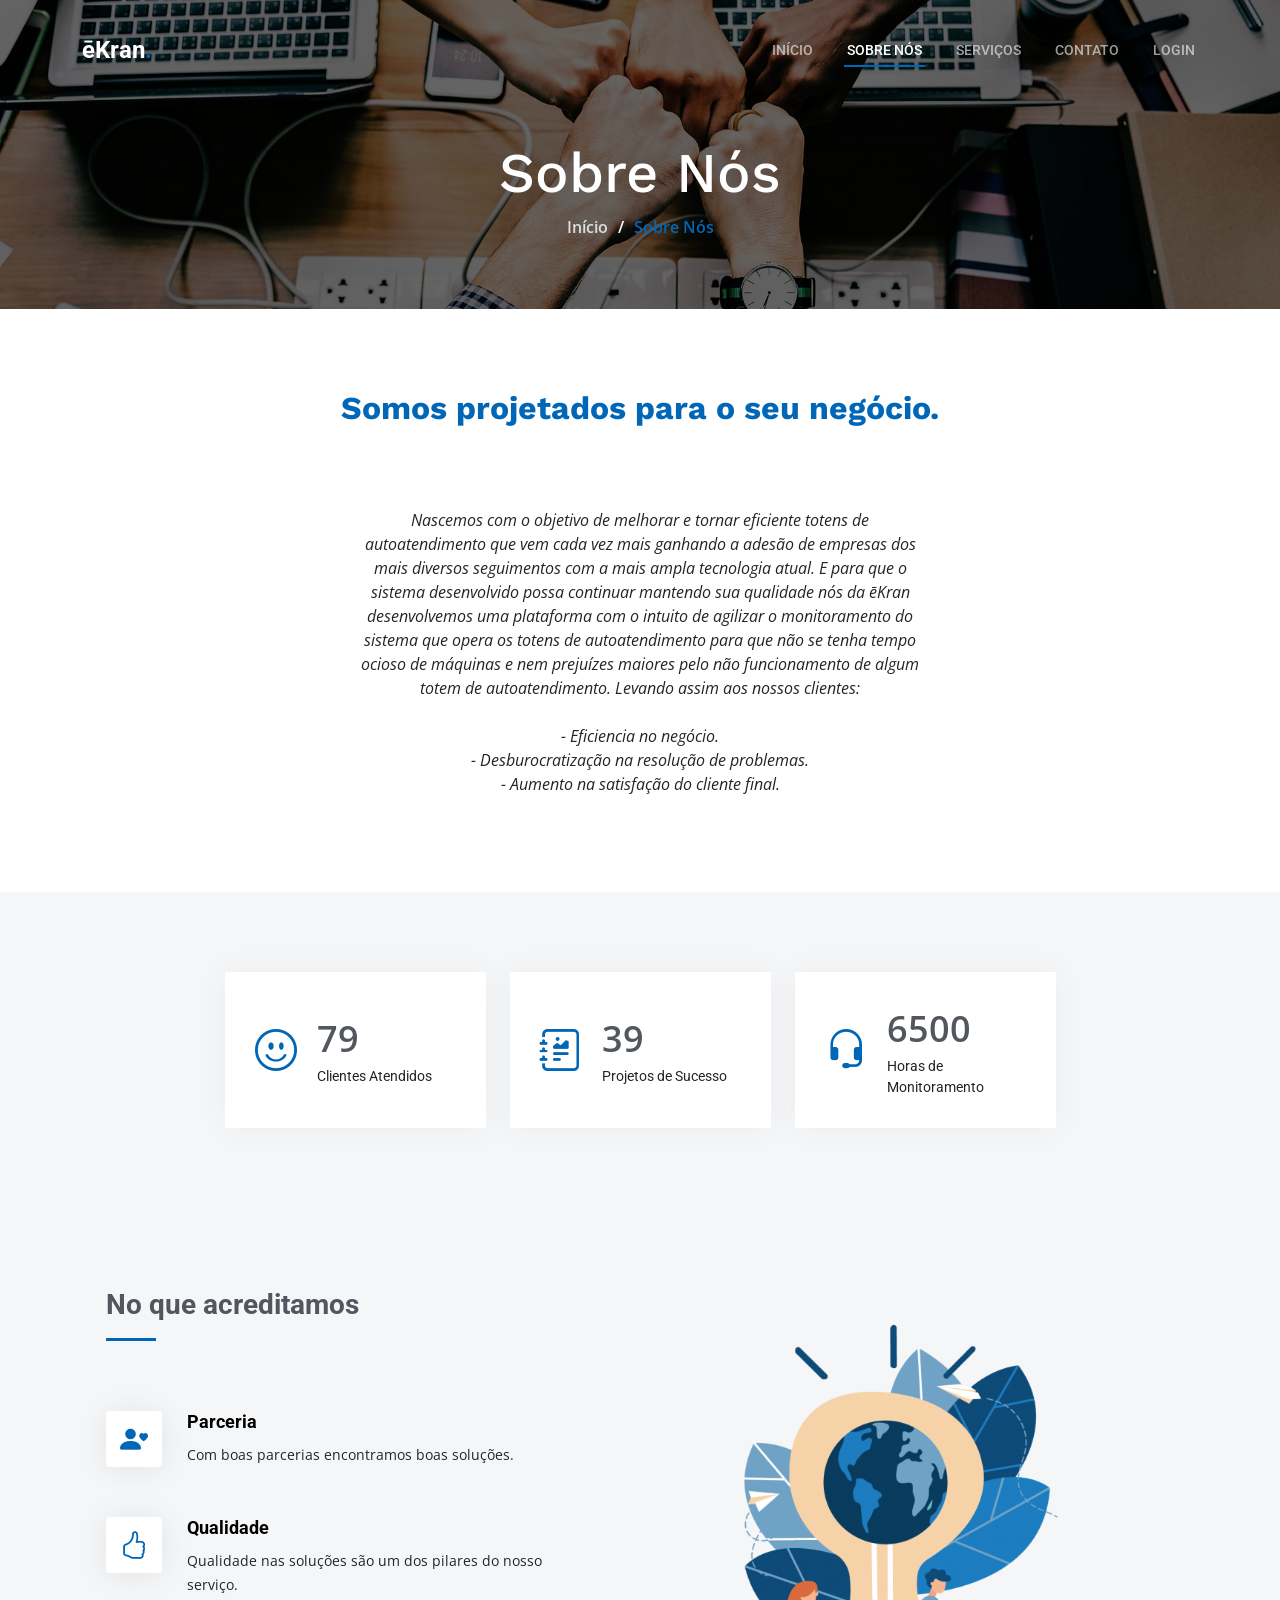
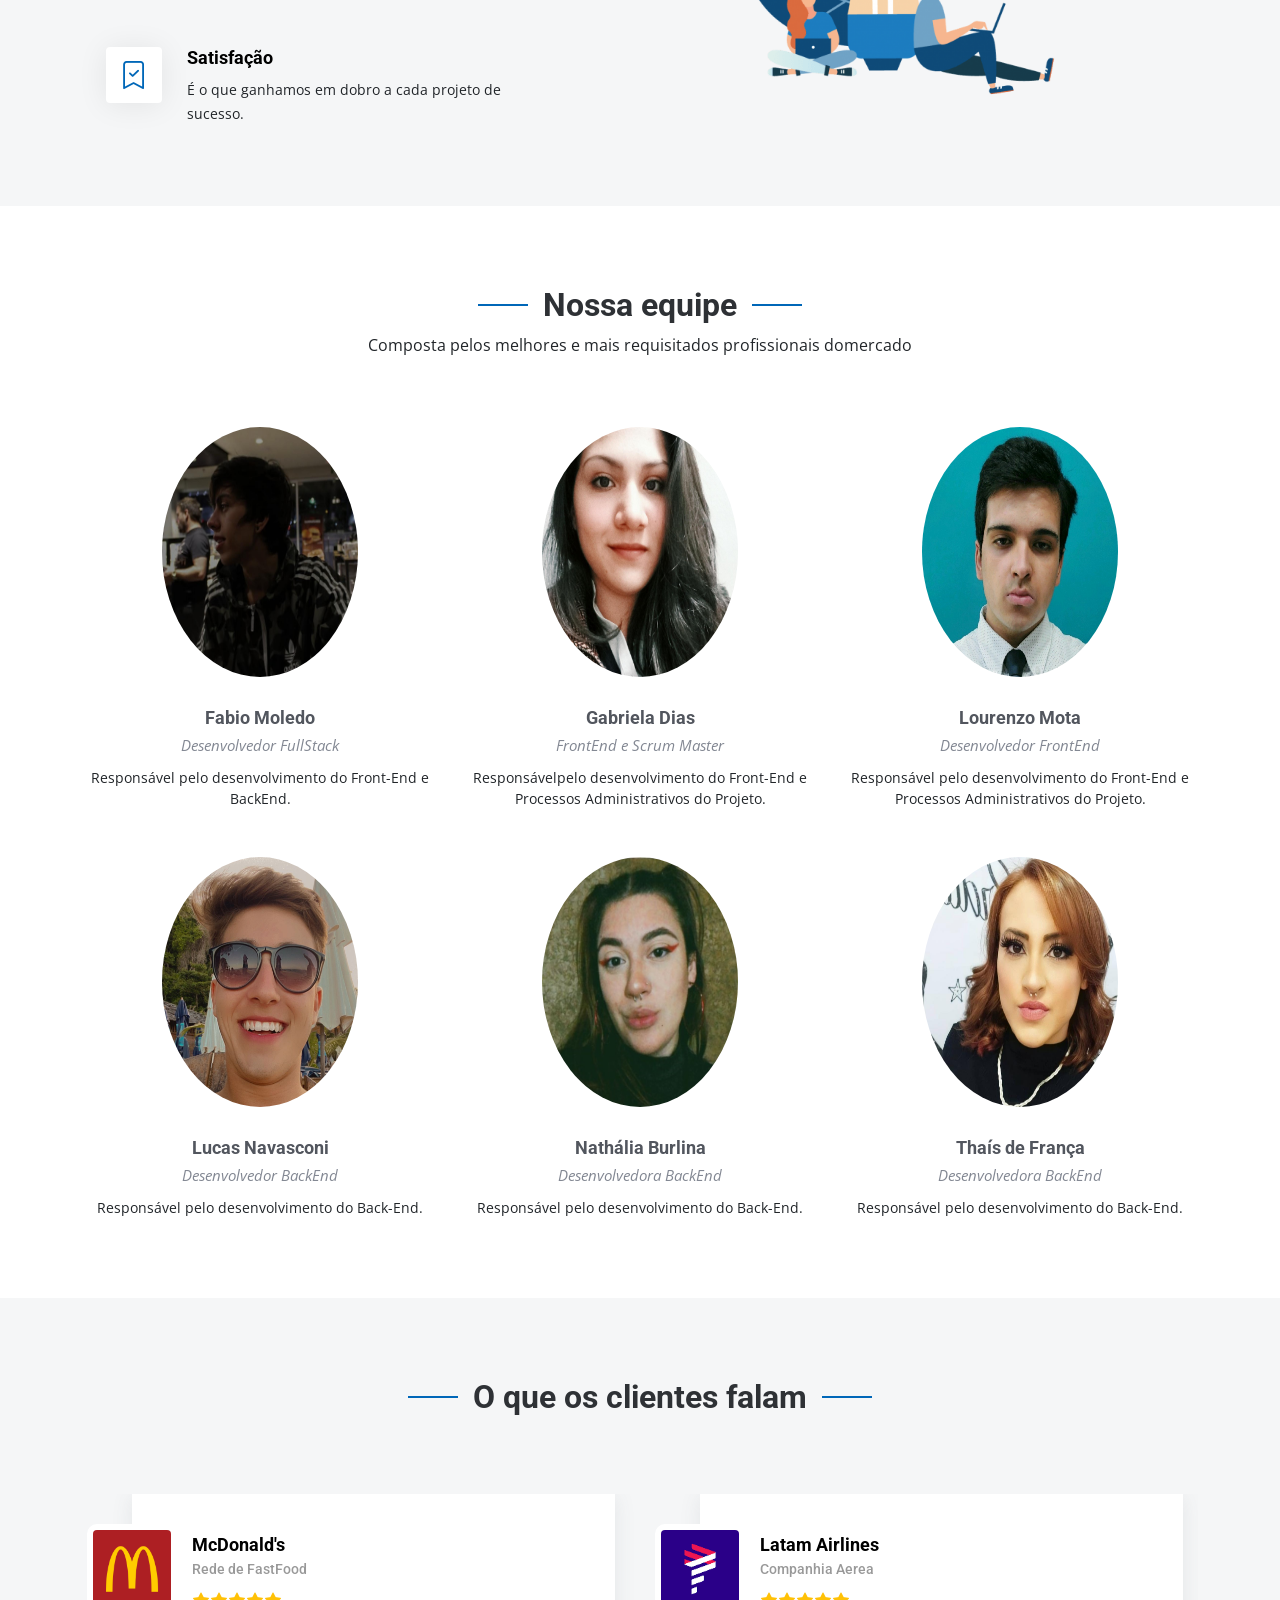
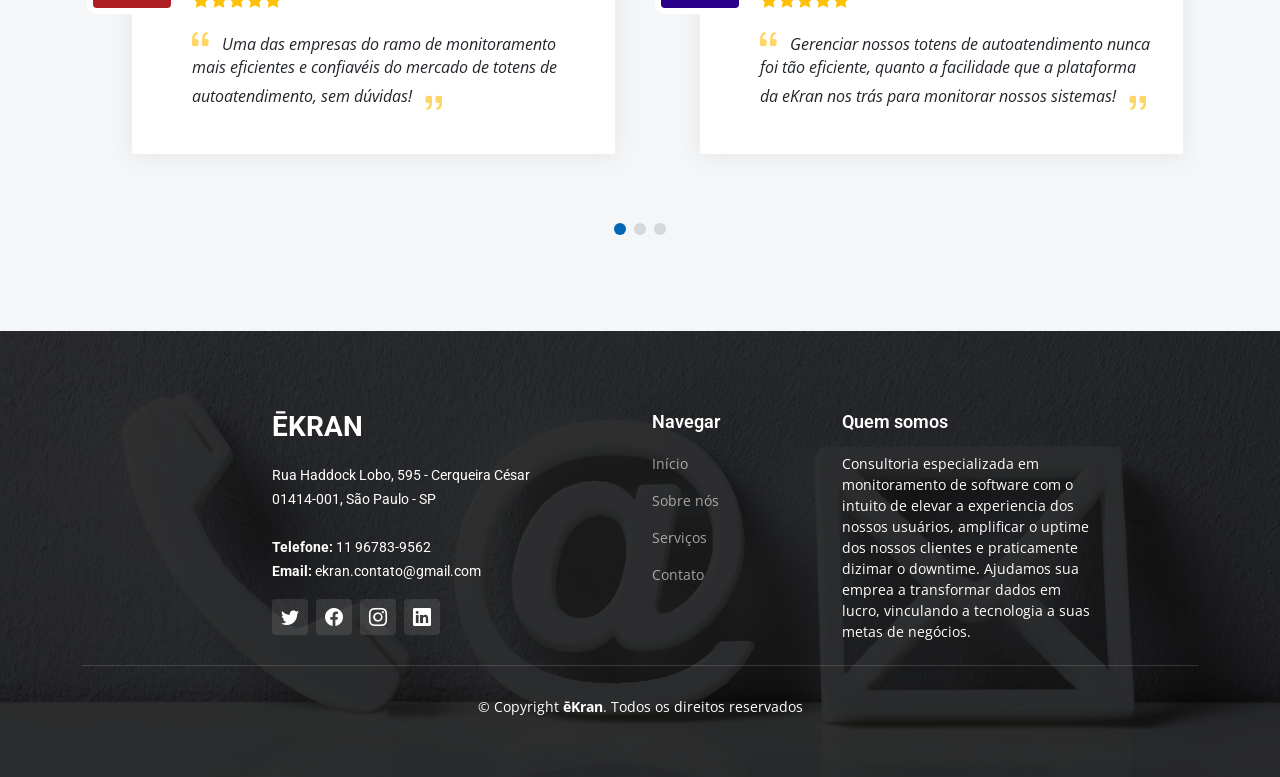
<file: site/public/sobre.html>
<!DOCTYPE html>
<html lang="en">

<head>
  <meta charset="utf-8">
  <meta content="width=device-width, initial-scale=1.0" name="viewport">

  <title>ēKran - Sobre nós</title>
  <meta content="" name="description">
  <meta content="" name="keywords">

  <!-- Favicons -->
  <link href="assets/img/icon-ekran.png" rel="icon">
  <link href="assets/img/apple-touch-icon.png" rel="apple-touch-icon">

  <!-- Google Fonts -->
  <link rel="preconnect" href="https://fonts.googleapis.com">
  <link rel="preconnect" href="https://fonts.gstatic.com" crossorigin>
  <link href="https://fonts.googleapis.com/css2?family=Open+Sans:ital,wght@0,300;0,400;0,500;0,600;0,700;1,300;1,400;1,600;1,700&family=Roboto:ital,wght@0,300;0,400;0,500;0,600;0,700;1,300;1,400;1,500;1,600;1,700&family=Work+Sans:ital,wght@0,300;0,400;0,500;0,600;0,700;1,300;1,400;1,500;1,600;1,700&display=swap" rel="stylesheet">

  <!-- Vendor CSS Files -->
  <link href="assets/vendor/bootstrap/css/bootstrap.min.css" rel="stylesheet">
  <link href="assets/vendor/bootstrap-icons/bootstrap-icons.css" rel="stylesheet">
  <link href="assets/vendor/fontawesome-free/css/all.min.css" rel="stylesheet">
  <link href="assets/vendor/aos/aos.css" rel="stylesheet">
  <link href="assets/vendor/glightbox/css/glightbox.min.css" rel="stylesheet">
  <link href="assets/vendor/swiper/swiper-bundle.min.css" rel="stylesheet">

  <!-- Template Main CSS File -->
  <link rel="stylesheet" href="assets/css/main.css">

  <!-- =======================================================
  * Template Name: UpConstruction - v1.1.0
  * Template URL: https://bootstrapmade.com/upconstruction-bootstrap-construction-website-template/
  * Author: BootstrapMade.com
  * License: https://bootstrapmade.com/license/
  ======================================================== -->
</head>

<body>

  <!-- ======= Header ======= -->
  <header id="header" class="header d-flex align-items-center">
    <div class="container-fluid container-xl d-flex align-items-center justify-content-between">

      <a href="index.html" class="logo d-flex align-items-center">
        <!-- Uncomment the line below if you also wish to use an image logo -->
        <!-- <img src="assets/img/logo.png" alt=""> -->
        <h1>ēKran<span>.</span></h1>
      </a>

      <i class="mobile-nav-toggle mobile-nav-show bi bi-list"></i>
      <i class="mobile-nav-toggle mobile-nav-hide d-none bi bi-x"></i>
      <nav id="navbar" class="navbar">
        <ul>
          <li><a href="index.html">Início</a></li>
          <li><a href="sobre.html"  class="active">Sobre nós</a></li>
          <li><a href="servicos.html">Serviços</a></li>
          <li><a href="contato.html">Contato</a></li>
          <li><a href="Login_SignUp.html">Login</a></li>
        </ul>
      </nav><!-- .navbar -->

    </div>
  </header><!-- End Header -->

  <main id="main">

    <!-- ======= Breadcrumbs ======= -->
    <div class="breadcrumbs d-flex align-items-center" style="background-image: url('assets/img/background-sobre-nos.jpg');">
      <div class="container position-relative d-flex flex-column align-items-center" >

        <h2>Sobre Nós</h2>
        <ol>
          <li><a href="index.html">Início</a></li>
          <li>Sobre Nós</li>
        </ol>

      </div>
    </div><!-- End Breadcrumbs -->

    <!-- ======= About Section ======= -->
    <section id="about" class="about">
      <div class="container" data-aos="fade-up">

        <div class="class-main" style="display:block; text-align: center; align-items: center; justify-content: center;">

          <h2 class="nosTitle">Somos projetados para o seu negócio.</h2>
          <div class="col-lg-6 order-2 order-lg-1 mt-3 mt-lg-0" data-aos="fade-up" data-aos-delay="110">
              <p class="fst-italic">
                Nascemos com o objetivo de melhorar e tornar eficiente totens de autoatendimento que vem cada vez 
                mais ganhando a adesão de empresas dos mais diversos seguimentos com a mais ampla tecnologia atual.
                E para que o sistema desenvolvido possa continuar mantendo sua qualidade nós da ēKran desenvolvemos uma 
                plataforma com o intuito de agilizar o monitoramento do sistema que opera os totens de autoatendimento 
                para que não se tenha tempo ocioso de máquinas e nem prejuízes maiores pelo não funcionamento de algum totem
                de autoatendimento. Levando assim aos nossos clientes: <br> <br>
                - Eficiencia no negócio. <br>
                - Desburocratização na resolução de problemas. <br>
                - Aumento na satisfação do cliente final. <br>
            
            </p>
          </div>
      </div>
    </section>
    <!-- End About Section -->

    <!-- ======= Stats Counter Section ======= -->
    <section id="stats-counter" class="stats-counter section-bg">
      <div class="container">

        <div class="row gy-4">

          <div class="col-lg-3 col-md-6">
            <div class="stats-item d-flex align-items-center w-100 h-100">
              <i class="bi bi-emoji-smile color-blue flex-shrink-0"></i>
              <div>
                <span data-purecounter-start="0" data-purecounter-end="130" data-purecounter-duration="1.2" class="purecounter"></span>
                <p>Clientes Atendidos</p>
              </div>
            </div>
          </div><!-- End Stats Item -->

          <div class="col-lg-3 col-md-6">
            <div class="stats-item d-flex align-items-center w-100 h-100">
              <i class="bi bi-journal-richtext color-orange flex-shrink-0"></i>
              <div>
                <span data-purecounter-start="0" data-purecounter-end="53" data-purecounter-duration="1" class="purecounter"></span>
                <p>Projetos de Sucesso </p>
              </div>
            </div>
          </div><!-- End Stats Item -->

          <div class="col-lg-3 col-md-6">
            <div class="stats-item d-flex align-items-center w-100 h-100">
              <i class="bi bi-headset color-green flex-shrink-0"></i>
              <div>
                <span data-purecounter-start="0" data-purecounter-end="6500" data-purecounter-duration="0.5" class="purecounter"></span>
                <p>Horas de Monitoramento</p>
              </div>
            </div>
          </div><!-- End Stats Item -->

<!--           <div class="col-lg-3 col-md-6">
            <div class="stats-item d-flex align-items-center w-100 h-100">
              <i class="bi bi-people color-pink flex-shrink-0"></i>
              <div>
                <span data-purecounter-start="0" data-purecounter-end="15" data-purecounter-duration="1" class="purecounter"></span>
                <p>Hard Workers</p>
              </div>
            </div>
          </div> --><!-- End Stats Item -->

        </div>

      </div>
    </section><!-- End Stats Counter Section -->

    <!--======= Alt Services Section ======= 
    <section id="alt-services" class="alt-services">
      <div class="container" data-aos="fade-up">

        <div class="row justify-content-around gy-4">
          <div class="col-lg-6 img-bg" style="background-image: url(assets/img/alt-services.jpg);" data-aos="zoom-in" data-aos-delay="100"></div>

          <div class="col-lg-5 d-flex flex-column justify-content-center">
            <h3>Enim quis est voluptatibus aliquid consequatur fugiat</h3>
            <p>Esse voluptas cumque vel exercitationem. Reiciendis est hic accusamus. Non ipsam et sed minima temporibus laudantium. Soluta voluptate sed facere corporis dolores excepturi</p>

            <div class="icon-box d-flex position-relative" data-aos="fade-up" data-aos-delay="100">
              <i class="bi bi-easel flex-shrink-0"></i>
              <div>
                <h4><a href="" class="stretched-link">Lorem Ipsum</a></h4>
                <p>Voluptatum deleniti atque corrupti quos dolores et quas molestias excepturi sint occaecati cupiditate non provident</p>
              </div>
            </div> End Icon Box 

            <div class="icon-box d-flex position-relative" data-aos="fade-up" data-aos-delay="200">
              <i class="bi bi-patch-check flex-shrink-0"></i>
              <div>
                <h4><a href="" class="stretched-link">Nemo Enim</a></h4>
                <p>At vero eos et accusamus et iusto odio dignissimos ducimus qui blanditiis praesentium voluptatum deleniti atque</p>
              </div>
            </div> // End Icon Box 

            <div class="icon-box d-flex position-relative" data-aos="fade-up" data-aos-delay="300">
              <i class="bi bi-brightness-high flex-shrink-0"></i>
              <div>
                <h4><a href="" class="stretched-link">Dine Pad</a></h4>
                <p>Explicabo est voluptatum asperiores consequatur magnam. Et veritatis odit. Sunt aut deserunt minus aut eligendi omnis</p>
              </div>
            </div> End Icon Box 

            <div class="icon-box d-flex position-relative" data-aos="fade-up" data-aos-delay="400">
              <i class="bi bi-brightness-high flex-shrink-0"></i>
              <div>
                <h4><a href="" class="stretched-link">Tride clov</a></h4>
                <p>Est voluptatem labore deleniti quis a delectus et. Saepe dolorem libero sit non aspernatur odit amet. Et eligendi</p>
              </div>
            </div> End Icon Box -->

          </div>
        </div>

      </div>
    </section><!-- End Alt Services Section -->

    <!-- ======= Alt Services Section 2 ======= -->
    <section id="alt-services-2" class="alt-services section-bg">
      <div class="container" >

        <div class="row justify-content-around gy-4">
          <div class="col-lg-5 d-flex flex-column justify-content-center">
            <h3>No que acreditamos</h3>
            <div class="icon-box d-flex position-relative">
              <i class="bi bi-person-heart flex-shrink-0"></i>
              <div>
                <h4><a href="" class="stretched-link">Parceria</a></h4>
                <p>Com boas parcerias encontramos boas soluções.</p>
              </div>
            </div><!-- End Icon Box -->
<!--
            <div class="icon-box d-flex position-relative" data-aos="fade-up" data-aos-delay="200">
              <i class="bi bi-patch-check flex-shrink-0"></i>
               <div>
                <h4><a href="" class="stretched-link">Engajamento</a></h4>
                <p>Com o engajamento promovido pela paixão do nosso time, tudo é possivel.</p>
              </div>
            </div> --><!-- End Icon Box -->

            <div class="icon-box d-flex position-relative" >
              <i class="bi bi-hand-thumbs-up flex-shrink-0"></i>
              <div>
                <h4><a href="" class="stretched-link">Qualidade</a></h4>
                <p>Qualidade nas soluções são um dos pilares do nosso serviço.</p>
              </div>
            </div><!-- End Icon Box -->

            <div class="icon-box d-flex position-relative">
              <i class="bi bi-bookmark-check flex-shrink-0"></i>
              <div>
                <h4><a href="" class="stretched-link">Satisfação</a></h4>
                <p>É o que ganhamos em dobro a cada projeto de sucesso.</p>
              </div>
            </div><!-- End Icon Box -->
          </div>

           <div class="col-lg-6 img-bg" style="background-image: url(assets/img/noq-acreditamos.png);" data-aos="zoom-in" ></div>
        </div>

      </div>
    </section><!-- End Alt Services Section 2 -->

    <!-- ======= Our Team Section ======= -->
    <section id="team" class="team">
      <div class="container" data-aos="fade-up">

        <div class="section-header">
          <h2>Nossa equipe</h2>
          <p>Composta pelos melhores e mais requisitados profissionais domercado</p>
        </div>

        <div class="row gy-5">

          <div class="col-lg-4 col-md-6 member" >
            <div class="member-img">
              <img src="assets/img/team/fabo.jpeg" class="img-fluid" alt="" style="height: 250px; width: 400px;">
              <div class="social">
                <a href="#"><i class="bi bi-twitter"></i></a>
                <a href="#"><i class="bi bi-facebook"></i></a>
                <a href="#"><i class="bi bi-instagram"></i></a>
                <a href="#"><i class="bi bi-linkedin"></i></a>
              </div>
            </div>
            <div class="member-info text-center">
              <h4>Fabio Moledo</h4>
              <span>Desenvolvedor FullStack</span>
              <p>Responsável pelo desenvolvimento do Front-End e BackEnd.</p>
            </div>
          </div><!-- End Team Member -->

          <div class="col-lg-4 col-md-6 member" >
            <div class="member-img">
              <img src="assets/img/gabi.jpeg" class="img-fluid" alt="" style="height: 250px; width: 400px;">
              <div class="social">
                <a href="#"><i class="bi bi-twitter"></i></a>
                <a href="#"><i class="bi bi-facebook"></i></a>
                <a href="#"><i class="bi bi-instagram"></i></a>
                <a href="#"><i class="bi bi-linkedin"></i></a>
              </div>
            </div>
            <div class="member-info text-center">
              <h4>Gabriela Dias</h4>
              <span>FrontEnd e Scrum Master</span>
              <p>Responsávelpelo desenvolvimento do Front-End e Processos Administrativos do Projeto.</p>
            </div>
          </div><!-- End Team Member -->

          <div class="col-lg-4 col-md-6 member">
            <div class="member-img">
              <img src="assets/img/foto_lourenzo.jfif" class="img-fluid" alt="" style="height: 250px; width: 400px;">
              <div class="social">
                <a href="#"><i class="bi bi-twitter"></i></a>
                <a href="#"><i class="bi bi-facebook"></i></a>
                <a href="#"><i class="bi bi-instagram"></i></a>
                <a href="#"><i class="bi bi-linkedin"></i></a>
              </div>
            </div>
            <div class="member-info text-center">
              <h4>Lourenzo Mota</h4>
              <span>Desenvolvedor FrontEnd</span>
              <p>Responsável pelo desenvolvimento do Front-End e Processos Administrativos do Projeto.</p>
            </div>
          </div><!-- End Team Member -->

          <div class="col-lg-4 col-md-6 member">
            <div class="member-img">
              <img src="assets/img/team/lucas.jpeg" class="img-fluid" alt="" style="height: 250px; width: 400px;">
              <div class="social">
                <a href="#"><i class="bi bi-twitter"></i></a>
                <a href="#"><i class="bi bi-facebook"></i></a>
                <a href="#"><i class="bi bi-instagram"></i></a>
                <a href="#"><i class="bi bi-linkedin"></i></a>
              </div>
            </div>
            <div class="member-info text-center">
              <h4>Lucas Navasconi</h4>
              <span>Desenvolvedor BackEnd</span>
              <p>Responsável pelo desenvolvimento do Back-End.</p>
            </div>
          </div><!-- End Team Member -->

          <div class="col-lg-4 col-md-6 member" >
            <div class="member-img">
              <img src="assets/img/nathi.jpeg" class="img-fluid" alt="" style="height: 250px; width: 400px;">
              <div class="social">
                <a href="#"><i class="bi bi-twitter"></i></a>
                <a href="#"><i class="bi bi-facebook"></i></a>
                <a href="#"><i class="bi bi-instagram"></i></a>
                <a href="#"><i class="bi bi-linkedin"></i></a>
              </div>
            </div>
            <div class="member-info text-center">
              <h4>Nathália Burlina</h4>
              <span>Desenvolvedora BackEnd</span>
              <p>Responsável pelo desenvolvimento do Back-End.</p>
            </div>
          </div><!-- End Team Member -->

     <div class="col-lg-4 col-md-6 member">
            <div class="member-img">
              <img src="assets/img/thais.jpg" class="img-fluid" alt="" style="height: 250px; width: 400px;">
              <div class="social">
                <a href="#"><i class="bi bi-twitter"></i></a>
                <a href="#"><i class="bi bi-facebook"></i></a>
                <a href="#"><i class="bi bi-instagram"></i></a>
                <a href="#"><i class="bi bi-linkedin"></i></a>
              </div>
            </div>
            <div class="member-info text-center">
              <h4>Thaís de França</h4>
              <span>Desenvolvedora BackEnd</span>
              <p>Responsável pelo desenvolvimento do Back-End.</p>
            </div>
          </div><!-- End Team Member -->

        </div>

      </div>
    </section><!-- End Our Team Section -->

    <!-- ======= Testimonials Section ======= -->
    <section id="testimonials" class="testimonials section-bg">
      <div class="container" >

        <div class="section-header">
          <h2>O que os clientes falam</h2>
          <!-- <p>Quam sed id excepturi ccusantium dolorem ut quis dolores nisi llum nostrum enim velit qui ut et autem uia reprehenderit sunt deleniti</p> -->
        </div>

        <div class="slides-2 swiper">
          <div class="swiper-wrapper">

            <div class="swiper-slide">
              <div class="testimonial-wrap">
                <div class="testimonial-item">
                  <img src="assets/img/testimonials/mcdonalds.png" class="testimonial-img" alt="">
                  <h3>McDonald's</h3>
                  <h4>Rede de FastFood</h4>
                  <div class="stars">
                    <i class="bi bi-star-fill"></i><i class="bi bi-star-fill"></i><i class="bi bi-star-fill"></i><i class="bi bi-star-fill"></i><i class="bi bi-star-fill"></i>
                  </div>
                  <p id="testemunha-cliente">
                    <i class="bi bi-quote quote-icon-left"></i>
                    Uma das empresas do ramo de monitoramento mais eficientes e confiavéis do mercado de totens
                    de autoatendimento, sem dúvidas!
                    <i class="bi bi-quote quote-icon-right"></i>
                  </p>
                </div>
              </div>
            </div><!-- End testimonial item -->

            <div class="swiper-slide">
              <div class="testimonial-wrap">
                <div class="testimonial-item">
                  <img src="assets/img/testimonials/latam.png" class="testimonial-img" alt="">
                  <h3>Latam Airlines</h3>
                  <h4>Companhia Aerea</h4>
                  <div class="stars">
                    <i class="bi bi-star-fill"></i><i class="bi bi-star-fill"></i><i class="bi bi-star-fill"></i><i class="bi bi-star-fill"></i><i class="bi bi-star-fill"></i>
                  </div>
                  <p id="testemunha-cliente">
                    <i class="bi bi-quote quote-icon-left"></i>
                    Gerenciar nossos totens de autoatendimento nunca foi tão eficiente, quanto a facilidade
                    que a plataforma da eKran nos trás para monitorar nossos sistemas!
                    <i class="bi bi-quote quote-icon-right"></i>
                  </p>
                </div>
              </div>
            </div><!-- End testimonial item -->

            <div class="swiper-slide">
              <div class="testimonial-wrap">
                <div class="testimonial-item">
                  <img src="assets/img/testimonials/carrefour.png" class="testimonial-img" alt="">
                  <h3>Carrefour</h3>
                  <h4>Rede de Varejo</h4>
                  <div class="stars">
                    <i class="bi bi-star-fill"></i><i class="bi bi-star-fill"></i><i class="bi bi-star-fill"></i><i class="bi bi-star-fill"></i><i class="bi bi-star-fill"></i>
                  </div>
                  <p id="testemunha-cliente">
                    <i class="bi bi-quote quote-icon-left"></i>
                    Eficiencia, Confiança e Rapidez são os pontos fortes da eKran, melhorou e muito
                    nosso monitoramento dos totens de autoatendimento de todas as lojas e unidades 
                    espalhadas pelo Brasil!
                    <i class="bi bi-quote quote-icon-right"></i>
                  </p>
                </div>  
              </div>
            </div><!-- End testimonial item -->

          </div>
          <div class="swiper-pagination"></div>
        </div>

      </div>
    </section><!-- End Testimonials Section -->

  </main><!-- End #main -->

  <!-- ======= Footer ======= -->
 <footer id="footer" class="footer">

  <div class="footer-content position-relative">
    <div class="container">
      <div class="row">

        <div class="col-lg-4 col-md-6">
          <div class="footer-info">
            <h3>ēKran</h3>
            <p>
              Rua Haddock Lobo, 595 - Cerqueira César<br>
              01414-001, São Paulo - SP<br><br>
              <strong>Telefone:</strong> 11 96783-9562<br>
              <strong>Email:</strong> ekran.contato@gmail.com<br>
            </p>
            <div class="social-links d-flex mt-3">
              <a href="https://twitter.com/eKranConsult" class="d-flex align-items-center justify-content-center"><i class="bi bi-twitter"></i></a>
              <a href="https://www.facebook.com/EKran-Consultoria-102461502589940" class="d-flex align-items-center justify-content-center"><i class="bi bi-facebook"></i></a>
              <a href="https://www.instagram.com/ekranconsultoria/" class="d-flex align-items-center justify-content-center"><i class="bi bi-instagram"></i></a>
              <a href="https://www.linkedin.com/company/ekran-consultoria/" class="d-flex align-items-center justify-content-center"><i class="bi bi-linkedin"></i></a>
            </div>
          </div>
        </div><!-- End footer info column-->

        <div class="col-lg-2 col-md-3 footer-links">
          <h4>Navegar</h4>
          <ul>
            <li><a href="index.html">Início</a></li>
            <li><a href="sobre.html">Sobre nós</a></li>
            <li><a href="servicos.html">Serviços</a></li>
            <li><a href="contato.html">Contato</a></li>
          </ul>
        </div><!-- End footer links column-->

        <div class="col-lg-2 col-md-3 footer-links">
          <h4>Quem somos</h4>
          <p class="footer-text">
            Consultoria especializada em monitoramento de software com o intuito de elevar a experiencia dos nossos usuários, amplificar o uptime dos nossos clientes e praticamente dizimar o downtime. Ajudamos sua emprea a transformar dados em lucro, vinculando a tecnologia a suas metas de negócios.
          </p>
        </div><!-- End footer links column-->


      </div>
    </div>
  </div>

  <div class="footer-legal text-center position-relative">
    <div class="container">
      <div class="copyright">
        &copy; Copyright <strong><span>ēKran</span></strong>. Todos os direitos reservados
      </div>
    </div>
  </div>

</footer>
<!-- End Footer -->

 <!-- ======= Footer ======= -->
<!--  <footer id="footer" class="footer">

  <div class="footer-content position-relative">
    <div class="container">
      <div class="row">

        <div class="col-lg-4 col-md-6">
          <div class="footer-info">
            <h3>ēKran</h3>
            <p>
              Rua Haddock Lobo, 595 - Cerqueira César<br>
              01414-001, São Paulo - SP<br><br>
              <strong>Telefone:</strong> 11 96783-9562<br>
              <strong>Email:</strong> ekran.contato@gmail.com<br>
            </p>
            <div class="social-links d-flex mt-3">
              <a href="https://twitter.com/eKranConsult" class="d-flex align-items-center justify-content-center"><i class="bi bi-twitter"></i></a>
              <a href="https://www.facebook.com/EKran-Consultoria-102461502589940" class="d-flex align-items-center justify-content-center"><i class="bi bi-facebook"></i></a>
              <a href="https://www.instagram.com/ekranconsultoria/" class="d-flex align-items-center justify-content-center"><i class="bi bi-instagram"></i></a>
              <a href="https://www.linkedin.com/company/ekran-consultoria/" class="d-flex align-items-center justify-content-center"><i class="bi bi-linkedin"></i></a>
            </div>
          </div>
        </div>

        <div class="col-lg-2 col-md-3 footer-links">
          <h4>Navegar</h4>
          <ul>
            <li><a href="index.html">Início</a></li>
            <li><a href="sobre.html">Sobre nós</a></li>
            <li><a href="servicos.html">Serviços</a></li>
            <li><a href="contato.html">Contato</a></li>
          </ul>
        </div>

        <div class="col-lg-2 col-md-3 footer-links">
          <h4>Quem somos</h4>
          <p class="footer-text">
            Consultoria especializada em monitoramento de software com o intuito de elevar a experiencia dos nossos usuários, amplificar o uptime dos nossos clientes e praticamente dizimar o downtime. Ajudamos sua emprea a transformar dados em lucro, vinculando a tecnologia a suas metas de negócios.
          </p>
        </div>
      </div>
    </div>
  </div>

  <div class="footer-legal text-center position-relative">
    <div class="container">
      <div class="copyright">
        &copy; Copyright <strong><span>ēKran</span></strong>. Todos os direitos reservados
      </div>
    </div>
  </div>
</footer> --> 
<!-- End Footer -->

  <a href="#" class="scroll-top d-flex align-items-center justify-content-center"><i class="bi bi-arrow-up-short"></i></a>

  <div id="preloader"></div>

  <!-- Vendor JS Files -->
  <script src="assets/vendor/bootstrap/js/bootstrap.bundle.min.js"></script>
  <script src="assets/vendor/aos/aos.js"></script>
  <script src="assets/vendor/glightbox/js/glightbox.min.js"></script>
  <script src="assets/vendor/isotope-layout/isotope.pkgd.min.js"></script>
  <script src="assets/vendor/swiper/swiper-bundle.min.js"></script>
  <script src="assets/vendor/purecounter/purecounter_vanilla.js"></script>
  <!-- <script src="assets/vendor/php-email-form/validate.js"></script> -->

  <!-- Template Main JS File -->
  <script src="assets/js/main.js"></script>

</body>

</html>
</file>
<file: site/public/assets/css/main.css>
/**
* Template Name: UpConstruction - v1.1.0
* Template URL: https://bootstrapmade.com/upconstruction-bootstrap-construction-website-template/
* Author: BootstrapMade.com
* License: https://bootstrapmade.com/license/
*/

/*--------------------------------------------------------------
# Set main reusable colors and fonts using CSS variables
# Learn more about CSS variables at https://developer.mozilla.org/en-US/docs/Web/CSS/Using_CSS_custom_properties
--------------------------------------------------------------*/
/* Fonts */
:root {
  --font-default: "Open Sans", system-ui, -apple-system, "Segoe UI", Roboto, "Helvetica Neue", Arial, "Noto Sans", "Liberation Sans", sans-serif, "Apple Color Emoji", "Segoe UI Emoji", "Segoe UI Symbol", "Noto Color Emoji";
  --font-primary: "Roboto", sans-serif;
  --font-secondary: "Work Sans", sans-serif;
}

/* Colors */
:root {
  --color-default: #364d59;
  --color-primary: #0067b8;
  --color-secondary: #52565e;
  --color-tertiary: #005A9E;
}

/* Smooth scroll behavior */
:root {
  scroll-behavior: smooth;
}

/*--------------------------------------------------------------
# General
--------------------------------------------------------------*/
body {
  font-family: var(--font-default);
  /* color: var(--color-default); */
  overflow-x: hidden;
}

a {
  color: var(--color-primary);
  text-decoration: none;
}

a:hover {
  color: #0067b8;
  text-decoration: none;
}

h1,
h2,
h3,
h4,
h5,
h6 {
  font-family: var(--font-primary);
}

/*--------------------------------------------------------------
# Sections & Section Header
--------------------------------------------------------------*/
section {
  padding: 80px 0;
  overflow: hidden;
}

.section-bg {
  background-color: #f5f6f7;
}

.section-header {
  text-align: center;
  padding-bottom: 70px;
}

.section-header h2 {
  font-size: 32px;
  font-weight: 700;
  position: relative;
  color: #2e3135;
}

.section-header h2:before,
.section-header h2:after {
  content: "";
  width: 50px;
  height: 2px;
  background: var(--color-primary);
  display: inline-block;
}

.section-header h2:before {
  margin: 0 15px 10px 0;
}

.section-header h2:after {
  margin: 0 0 10px 15px;
}

.section-header p {
  margin: 0 auto 0 auto;
}

@media (min-width: 1199px) {
  .section-header p {
    max-width: 60%;
  }
}

/*--------------------------------------------------------------
# Breadcrumbs
--------------------------------------------------------------*/

.nosTitle{
  color: #0067b8;
}

.class-main{
  text-align: center;
}


.breadcrumbs {
  padding: 140px 0 60px 0;
  min-height: 30vh;
  position: relative;
  background-size: cover;
  background-position: center;
  background-repeat: no-repeat;
}

.breadcrumbs:before {
  content: "";
  background-color: rgba(0, 0, 0, 0.6);
  position: absolute;
  inset: 0;
}

.breadcrumbs h2 {
  font-size: 56px;
  font-weight: 500;
  color: #fff;
  font-family: var(--font-secondary);
}

.breadcrumbs ol {
  display: flex;
  flex-wrap: wrap;
  list-style: none;
  padding: 0 0 10px 0;
  margin: 0;
  font-size: 16px;
  font-weight: 600;
  color: var(--color-primary);
}

.breadcrumbs ol a {
  color: rgba(255, 255, 255, 0.8);
  transition: 0.3s;
}

.breadcrumbs ol a:hover {
  text-decoration: underline;
}

.breadcrumbs ol li+li {
  padding-left: 10px;
}

.breadcrumbs ol li+li::before {
  display: inline-block;
  padding-right: 10px;
  color: #fff;
  content: "/";
}

/*--------------------------------------------------------------
# Scroll top button
--------------------------------------------------------------*/
.scroll-top {
  position: fixed;
  visibility: hidden;
  opacity: 0;
  right: 15px;
  bottom: 15px;
  z-index: 99999;
  background: var(--color-primary);
  width: 40px;
  height: 40px;
  border-radius: 4px;
  transition: all 0.4s;
}

.scroll-top i {
  font-size: 24px;
  color: white;
  line-height: 0;
}

.scroll-top:hover {
  background: #004478;
  color: #fff;
}

.scroll-top.active {
  visibility: visible;
  opacity: 1;
}

/*--------------------------------------------------------------
# Preloader
--------------------------------------------------------------*/
#preloader {
  position: fixed;
  inset: 0;
  z-index: 999999;
  overflow: hidden;
  background: #fff;
  transition: all 0.6s ease-out;
}

#preloader:before {
  content: "";
  position: fixed;
  top: calc(50% - 30px);
  left: calc(50% - 30px);
  border: 6px solid #fff;
  border-color: var(--color-primary) transparent var(--color-primary) transparent;
  border-radius: 50%;
  width: 60px;
  height: 60px;
  -webkit-animation: animate-preloader 1.5s linear infinite;
  animation: animate-preloader 1.5s linear infinite;
}

@-webkit-keyframes animate-preloader {
  0% {
    transform: rotate(0deg);
  }

  100% {
    transform: rotate(360deg);
  }
}

@keyframes animate-preloader {
  0% {
    transform: rotate(0deg);
  }

  100% {
    transform: rotate(360deg);
  }
}

/*--------------------------------------------------------------
# Disable aos animation delay on mobile devices
--------------------------------------------------------------*/
@media screen and (max-width: 768px) {
  [data-aos-delay] {
    transition-delay: 0 !important;
  }
}

/*--------------------------------------------------------------
# Header
--------------------------------------------------------------*/
.header {
  z-index: 997;
  position: absolute;
  padding: 30px 0;
  top: 0;
  left: 0;
  right: 0;
}

.header .logo img {
  max-height: 40px;
  margin-right: 6px;
}

.header .logo h1 {
  font-size: 24px;
  font-weight: 700;
  color: #fff;
  margin-bottom: 0;
  font-family: var(--font-primary);
}

.header .logo h1 span {
  color: var(--color-primary);
}

/*--------------------------------------------------------------
# Desktop Navigation
--------------------------------------------------------------*/
@media (min-width: 1280px) {
  .navbar {
    padding: 0;
  }

  .navbar ul {
    margin: 0;
    padding: 0;
    display: flex;
    list-style: none;
    align-items: center;
  }

  .navbar li {
    position: relative;
  }

  .navbar>ul>li {
    white-space: nowrap;
    padding: 10px 0 10px 28px;
  }

  .navbar a,
  .navbar a:focus {
    display: flex;
    align-items: center;
    justify-content: space-between;
    padding: 0 3px;
    font-family: var(--font-primary);
    font-size: 14px;
    font-weight: 500;
    color: rgba(255, 255, 255, 0.6);
    text-transform: uppercase;
    white-space: nowrap;
    transition: 0.3s;
    position: relative;
  }

  .navbar a i,
  .navbar a:focus i {
    font-size: 12px;
    line-height: 0;
    margin-left: 5px;
  }

  .navbar>ul>li>a:before {
    content: "";
    position: absolute;
    width: 100%;
    height: 2px;
    bottom: -6px;
    left: 0;
    background-color: var(--color-primary);
    visibility: hidden;
    width: 0px;
    transition: all 0.3s ease-in-out 0s;
  }

  .navbar a:hover:before,
  .navbar li:hover>a:before,
  .navbar .active:before {
    visibility: visible;
    width: 100%;
  }

  .navbar a:hover,
  .navbar .active,
  .navbar .active:focus,
  .navbar li:hover>a {
    color: #fff;
  }

  .navbar .dropdown ul {
    display: block;
    position: absolute;
    left: 28px;
    top: calc(100% + 30px);
    margin: 0;
    padding: 10px 0;
    z-index: 99;
    opacity: 0;
    visibility: hidden;
    background: #fff;
    box-shadow: 0px 0px 30px rgba(127, 137, 161, 0.25);
    transition: 0.3s;
  }

  .navbar .dropdown ul li {
    min-width: 200px;
  }

  .navbar .dropdown ul a {
    padding: 10px 20px;
    font-size: 15px;
    text-transform: none;
    color: var(--color-default);
    font-weight: 400;
  }

  .navbar .dropdown ul a i {
    font-size: 12px;
  }

  .navbar .dropdown ul a:hover,
  .navbar .dropdown ul .active:hover,
  .navbar .dropdown ul li:hover>a {
    color: var(--color-primary);
  }

  .navbar .dropdown:hover>ul {
    opacity: 1;
    top: 100%;
    visibility: visible;
  }

  .navbar .dropdown .dropdown ul {
    top: 0;
    left: calc(100% - 30px);
    visibility: hidden;
  }

  .navbar .dropdown .dropdown:hover>ul {
    opacity: 1;
    top: 0;
    left: 100%;
    visibility: visible;
  }
}

@media (min-width: 1280px) and (max-width: 1366px) {
  .navbar .dropdown .dropdown ul {
    left: -90%;
  }

  .navbar .dropdown .dropdown:hover>ul {
    left: -100%;
  }
}

@media (min-width: 1280px) {

  .mobile-nav-show,
  .mobile-nav-hide {
    display: none;
  }
}

/*--------------------------------------------------------------
# Mobile Navigation
--------------------------------------------------------------*/
@media (max-width: 1279px) {
  .navbar {
    position: fixed;
    top: 0;
    right: -100%;
    width: 100%;
    max-width: 400px;
    bottom: 0;
    transition: 0.3s;
    z-index: 9997;
  }

  .navbar ul {
    position: absolute;
    inset: 0;
    padding: 50px 0 10px 0;
    margin: 0;
    background: rgba(0, 0, 0, 0.8);
    overflow-y: auto;
    transition: 0.3s;
    z-index: 9998;
  }

  .navbar a,
  .navbar a:focus {
    display: flex;
    align-items: center;
    justify-content: space-between;
    padding: 10px 20px;
    font-family: var(--font-primary);
    font-size: 15px;
    font-weight: 500;
    color: rgba(255, 255, 255, 0.7);
    white-space: nowrap;
    text-transform: uppercase;
    transition: 0.3s;
  }

  .navbar a i,
  .navbar a:focus i {
    font-size: 12px;
    line-height: 0;
    margin-left: 5px;
  }

  .navbar a:hover,
  .navbar .active,
  .navbar .active:focus,
  .navbar li:hover>a {
    color: #fff;
  }

  .navbar .dropdown ul,
  .navbar .dropdown .dropdown ul {
    position: static;
    display: none;
    padding: 10px 0;
    margin: 10px 20px;
    transition: all 0.5s ease-in-out;
    border: 1px solid #222428;
  }

  .navbar .dropdown>.dropdown-active,
  .navbar .dropdown .dropdown>.dropdown-active {
    display: block;
  }

  .mobile-nav-show {
    position: relative;
    color: #fff;
    font-size: 28px;
    cursor: pointer;
    line-height: 0;
    transition: 0.5s;
    z-index: 9999;
    padding-right: 10px;
  }

  .mobile-nav-hide {
    color: #fff;
    font-size: 32px;
    cursor: pointer;
    line-height: 0;
    transition: 0.5s;
    position: fixed;
    right: 20px;
    top: 20px;
    z-index: 9999;
  }

  .mobile-nav-active {
    overflow: hidden;
  }

  .mobile-nav-active .navbar {
    right: 0;
  }

  .mobile-nav-active .navbar:before {
    content: "";
    position: fixed;
    inset: 0;
    background: rgba(0, 0, 0, 0.6);
    z-index: 9996;
  }
}

/*--------------------------------------------------------------
# Get Started Section
--------------------------------------------------------------*/
.get-started .content {
  padding: 30px 0;
}

.get-started .content h3 {
  font-size: 36px;
  color: var(--color-secondary);
  font-weight: 600;
  margin-bottom: 25px;
  padding-bottom: 25px;
  position: relative;
}

.get-started .content h3:after {
  content: "";
  position: absolute;
  display: block;
  width: 60px;
  height: 4px;
  background: var(--color-primary);
  left: 0;
  bottom: 0;
}

.get-started .content p {
  font-size: 14px;
}

.get-started .php-email-form {
  background: #fff;
  padding: 30px;
  height: 100%;
}

@media (max-width: 575px) {
  .get-started .php-email-form {
    padding: 20px;
  }
}

.get-started .php-email-form h3 {
  font-size: 14px;
  font-weight: 700;
  text-transform: uppercase;
  letter-spacing: 1px;
}

.get-started .php-email-form p {
  font-size: 14px;
  margin-bottom: 20px;
}

.get-started .php-email-form .error-message {
  display: none;
  color: #fff;
  background: #df1529;
  text-align: left;
  padding: 15px;
  margin-bottom: 24px;
  font-weight: 600;
}

.get-started .php-email-form .sent-message {
  display: none;
  color: #fff;
  background: #059652;
  text-align: center;
  padding: 15px;
  margin-bottom: 24px;
  font-weight: 600;
}

.get-started .php-email-form .loading {
  display: none;
  background: #fff;
  text-align: center;
  padding: 15px;
  margin-bottom: 24px;
}

.get-started .php-email-form .loading:before {
  content: "";
  display: inline-block;
  border-radius: 50%;
  width: 24px;
  height: 24px;
  margin: 0 10px -6px 0;
  border: 3px solid #059652;
  border-top-color: #fff;
  -webkit-animation: animate-loading 1s linear infinite;
  animation: animate-loading 1s linear infinite;
}

.get-started .php-email-form input,
.get-started .php-email-form textarea {
  border-radius: 0;
  box-shadow: none;
  font-size: 14px;
  border-radius: 0;
}

.get-started .php-email-form input:focus,
.get-started .php-email-form textarea:focus {
  border-color: var(--color-primary);
}

.get-started .php-email-form input {
  padding: 12px 15px;
}

.get-started .php-email-form textarea {
  padding: 12px 15px;
}

.get-started .php-email-form button[type=submit] {
  background: var(--color-primary);
  border: 0;
  padding: 10px 30px;
  color: #fff;
  transition: 0.4s;
  border-radius: 4px;
}

.get-started .php-email-form button[type=submit]:hover {
  background: rgba(254, 185, 0, 0.8);
}

@-webkit-keyframes animate-loading {
  0% {
    transform: rotate(0deg);
  }

  100% {
    transform: rotate(360deg);
  }
}

@keyframes animate-loading {
  0% {
    transform: rotate(0deg);
  }

  100% {
    transform: rotate(360deg);
  }
}

/*--------------------------------------------------------------
# Constructions Section
--------------------------------------------------------------*/
.constructions .card-item {
  border: 1px solid rgba(82, 86, 94, 0.2);
  background: #fff;
  position: relative;
  border-radius: 0;
}

.constructions .card-item .card-bg {
  min-height: 300px;
  background-size: cover;
  background-position: center;
  background-repeat: no-repeat;
}

.constructions .card-item .card-body {
  padding: 30px;
}

.constructions .card-item h4 {
  font-weight: 700;
  font-size: 20px;
  margin-bottom: 15px;
  color: var(--color-secondary);
}

.constructions .card-item p {
  color: var(--color-secondary);
  margin: 0;
}

/*--------------------------------------------------------------
# Services Section
--------------------------------------------------------------*/
.services .service-item {
  padding: 40px;
  background: #fff;
  height: 100%;
}

.services .service-item .icon {
  width: 48px;
  height: 48px;
  position: relative;
  margin-bottom: 50px;
}



.services .service-item h3 {
  color: var(--color-default);
  font-weight: 700;
  margin: 0 0 20px 0;
  padding-bottom: 8px;
  font-size: 22px;
  position: relative;
  display: inline-block;
  border-bottom: 4px solid #ebebed;
  transition: 0.3s;
}

.services .service-item p {
  line-height: 24px;
  font-size: 14px;
  margin-bottom: 0;
}


.services .service-item:hover .icon:before {
  background: var(--color-primary);
}
.service-item:hover{

  transition: all 1s ease-in;
  transform: scale(1.1);
  cursor: pointer
}





/*--------------------------------------------------------------
# Features Section
--------------------------------------------------------------*/
.features .nav-tabs {
  border: 0;
}

.features .nav-link {
  padding: 15px 0;
  transition: 0.3s;
  color: var(--color-secondary);
  border-radius: 0;
  display: flex;
  align-items: center;
  justify-content: center;
  cursor: pointer;
  height: 100%;
  border: 0;
  border-bottom: 4px solid #e2e4e6;
}

.features .nav-link i {
  padding-right: 15px;
  font-size: 48px;
}

.features .nav-link h4 {
  font-size: 18px;
  font-weight: 600;
  margin: 0;
}

@media (max-width: 575px) {
  .features .nav-link h4 {
    font-size: 16px;
  }
}

.features .nav-link:hover {
  color: var(--color-primary);
}

.features .nav-link.active {
  color: var(--color-primary);
  background-color: transparent;
  border-color: var(--color-primary);
}

.features .tab-content {
  margin-top: 30px;
}

.features .tab-pane h3 {
  font-weight: 700;
  font-size: 32px;
  position: relative;
  margin-bottom: 20px;
  padding-bottom: 20px;
}

.features .tab-pane h3:after {
  content: "";
  position: absolute;
  display: block;
  width: 60px;
  height: 3px;
  background: var(--color-primary);
  left: 0;
  bottom: 0;
}

.features .tab-pane ul {
  list-style: none;
  padding: 0;
}

.features .tab-pane ul li {
  padding-top: 10px;
}

.features .tab-pane ul i {
  font-size: 20px;
  padding-right: 4px;
  color: var(--color-primary);
}

.features .tab-pane p:last-child {
  margin-bottom: 0;
}

/*--------------------------------------------------------------
# Our Projects Section
--------------------------------------------------------------*/
.projects .portfolio-flters {
  padding: 0;
  margin: 0 auto 20px auto;
  list-style: none;
  text-align: center;
}

.projects .portfolio-flters li {
  cursor: pointer;
  display: inline-block;
  padding: 0;
  font-size: 18px;
  font-weight: 500;
  margin: 0 10px;
  line-height: 1;
  margin-bottom: 5px;
  transition: all 0.3s ease-in-out;
}

.projects .portfolio-flters li:hover,
.projects .portfolio-flters li.filter-active {
  color: var(--color-primary);
}

.projects .portfolio-flters li:first-child {
  margin-left: 0;
}

.projects .portfolio-flters li:last-child {
  margin-right: 0;
}

@media (max-width: 575px) {
  .projects .portfolio-flters li {
    font-size: 14px;
    margin: 0 5px;
  }
}

.projects .portfolio-content {
  position: relative;
  overflow: hidden;
}

.projects .portfolio-content img {
  transition: 0.3s;
}

.projects .portfolio-content .portfolio-info {
  opacity: 0;
  position: absolute;
  inset: 0;
  z-index: 3;
  transition: all ease-in-out 0.3s;
  background: rgba(0, 0, 0, 0.6);
  padding: 15px;
}

.projects .portfolio-content .portfolio-info h4 {
  font-size: 14px;
  padding: 5px 10px;
  font-weight: 400;
  color: #fff;
  display: inline-block;
  background-color: var(--color-primary);
}

.projects .portfolio-content .portfolio-info p {
  position: absolute;
  bottom: 10px;
  text-align: center;
  display: inline-block;
  left: 0;
  right: 0;
  font-size: 16px;
  font-weight: 600;
  color: rgba(255, 255, 255, 0.8);
}

.projects .portfolio-content .portfolio-info .preview-link,
.projects .portfolio-content .portfolio-info .details-link {
  position: absolute;
  left: calc(50% - 40px);
  font-size: 26px;
  top: calc(50% - 14px);
  color: #fff;
  transition: 0.3s;
  line-height: 1.2;
}

.projects .portfolio-content .portfolio-info .preview-link:hover,
.projects .portfolio-content .portfolio-info .details-link:hover {
  color: var(--color-primary);
}

.projects .portfolio-content .portfolio-info .details-link {
  left: 50%;
  font-size: 34px;
  line-height: 0;
}

.projects .portfolio-content:hover .portfolio-info {
  opacity: 1;
}

.projects .portfolio-content:hover img {
  transform: scale(1.1);
}

/*--------------------------------------------------------------
# Testimonials Section
--------------------------------------------------------------*/
.testimonials .testimonial-wrap {
  padding-left: 50px;
}

.testimonials .testimonials-carousel,
.testimonials .testimonials-slider {
  overflow: hidden;
}

.testimonials .testimonial-item {
  box-sizing: content-box;
  padding: 30px 30px 30px 60px;
  margin: 0 15px 30px 0;
  min-height: 200px;
  box-shadow: 0px 2px 20px rgba(82, 86, 94, 0.1);
  position: relative;
  background: #fff;
}

.testimonials .testimonial-item .testimonial-img {
  width: 90px;
  border-radius: 10px;
  border: 6px solid #fff;
  position: absolute;
  left: -45px;
}

.testimonials .testimonial-item h3 {
  font-size: 18px;
  font-weight: bold;
  margin: 10px 0 5px 0;
  color: #000;
}

.testimonials .testimonial-item h4 {
  font-size: 14px;
  color: #999;
  margin: 0;
}

.testimonials .testimonial-item .stars {
  margin: 10px 0;
}

.testimonials .testimonial-item .stars i {
  color: #ffc107;
  margin: 0 1px;
}

.testimonials .testimonial-item .quote-icon-left,
.testimonials .testimonial-item .quote-icon-right {
  color: #ffd565;
  font-size: 26px;
  line-height: 0;
}

.testimonials .testimonial-item .quote-icon-left {
  display: inline-block;
  left: -5px;
  position: relative;
}

.testimonials .testimonial-item .quote-icon-right {
  display: inline-block;
  right: -5px;
  position: relative;
  top: 10px;
  transform: scale(-1, -1);
}

.testimonials .testimonial-item p {
  font-style: italic;
  margin: 15px auto 15px auto;
}

.testimonials .swiper-pagination {
  margin-top: 20px;
  position: relative;
}

.testimonials .swiper-pagination .swiper-pagination-bullet {
  width: 12px;
  height: 12px;
  background-color: #d5d7da;
  opacity: 1;
}

.testimonials .swiper-pagination .swiper-pagination-bullet-active {
  background-color: var(--color-primary);
}

@media (max-width: 767px) {
  .testimonials .testimonial-wrap {
    padding-left: 0;
  }

  .testimonials .testimonials-carousel,
  .testimonials .testimonials-slider {
    overflow: hidden;
  }

  .testimonials .testimonial-item {
    padding: 30px;
    margin: 15px;
  }

  .testimonials .testimonial-item .testimonial-img {
    position: static;
    left: auto;
  }
}

/*--------------------------------------------------------------
# Alt Services Section
--------------------------------------------------------------*/
.alt-services .img-bg {
  background-size: cover;
  background-position: center center;
  min-height: 400px;
  
}

.alt-services h3 {
  font-size: 28px;
  font-weight: 700;
  color: var(--color-secondary);
  margin-bottom: 20px;
  padding-bottom: 20px;
  position: relative;
}

.alt-services h3:after {
  content: "";
  position: absolute;
  display: block;
  width: 50px;
  height: 3px;
  background: var(--color-primary);
  left: 0;
  bottom: 0;
}

.alt-services .icon-box {
  margin-top: 50px;
}

.alt-services .icon-box i {
  display: flex;
  align-items: center;
  justify-content: center;
  color: var(--color-primary);
  margin-right: 25px;
  font-size: 28px;
  width: 56px;
  height: 56px;
  border-radius: 4px;
  line-height: 0;
  box-shadow: 0px 2px 30px rgba(0, 0, 0, 0.08);
  background-color: #fff;
  transition: 0.3s;
}

.alt-services .icon-box:hover i {
  background-color: var(--color-primary);
  color: #fff;
}

.alt-services .icon-box h4 {
  font-weight: 700;
  margin-bottom: 10px;
  font-size: 18px;
}

.alt-services .icon-box h4 a {
  color: #000;
  transition: 0.3s;
}

.alt-services .icon-box h4 a:hover {
  color: var(--color-primary);
}

.alt-services .icon-box p {
  line-height: 24px;
  font-size: 14px;
  margin-bottom: 0;
}

/*--------------------------------------------------------------
# About Section
--------------------------------------------------------------*/
.about h2 {
  font-size: 200%;
  font-weight: 700;
  font-family: var(--font-secondary);
  margin: 30px 0;
}


@media (min-width: 991px) {
  .about h2 {
    /* max-width: 65%; */
    margin: 0 0 80px 0;
  }
}

.about .our-story {
  padding: 40px;
  background-color: #004478;
}

.about .our-story {
    padding-right: 50%;

  } 

.about .our-story h4 {
  text-transform: uppercase;
  font-size: 18px;
  color: white;
}

.about .our-story h3 {
  font-size: 36px;
  font-weight: 700;
  margin-bottom: 20px;
  color: var(--color-secondary);
}

.about .our-story p:last-child {
  margin-bottom: 0;
}

.about ul {
  list-style: none;
  padding: 0;
  font-size: 15px;
}

.about ul li {
  padding: 5px 0;
  display: flex;
  align-items: center;
}

.about ul i {
  font-size: 20px;
  margin-right: 4px;
  color: var(--color-primary);
}

.about .watch-video i {
  font-size: 32px;
  transition: 0.3s;
  color: var(--color-primary);
}

.about .watch-video a {
  font-weight: 600;
  color: var(--color-secondary);
  margin-left: 8px;
  transition: 0.3s;
}

.about .watch-video:hover a {
  color: var(--color-primary);
}

.about .about-img {
  min-height: 600px;
  background-size: cover;
  background-position: center;
}

@media (min-width: 992px) {
  .about .about-img {
    position: absolute;
    top: 0;
    right: 0;
  }
}
/*--------------------------------------------------------------
# Stats Counter Section
--------------------------------------------------------------*/
.stats-counter .stats-item {
  background: #fff;
  box-shadow: 0px 0 30px rgba(82, 86, 94, 0.05);
  padding: 30px;
}

.stats-counter .stats-item i {
  font-size: 42px;
  line-height: 0;
  margin-right: 20px;
  color: var(--color-primary);
}

.stats-counter .stats-item span {
  font-size: 36px;
  display: block;
  font-weight: 600;
  color: var(--color-secondary);
}

.stats-counter .stats-item p {
  padding: 0;
  margin: 0;
  font-family: var(--font-primary);
  font-size: 14px;
}

/*--------------------------------------------------------------
# Our Team Section
--------------------------------------------------------------*/
.team .member {
  position: relative;
}

.team .member .member-img {
  margin: 0 80px;
  border-radius: 50%;
  overflow: hidden;
  position: relative;
}

@media (max-width: 1024px) {
  .team .member .member-img {
    margin: 0 60px;
  }
}

.team .member .member-img img {
  position: relative;
  z-index: 1;
}

.team .member .member-img .social {
  position: absolute;
  inset: 0;
  background-color: rgba(0, 0, 0, 0.6);
  display: flex;
  justify-content: center;
  align-items: center;
  z-index: 2;
  padding-bottom: 20px;
  transition: 0.3s;
  visibility: hidden;
  opacity: 0;
}

.team .member .member-img .social a {
  transition: 0.3s;
  color: #fff;
  font-size: 20px;
  margin: 0 8px;
}

.team .member .member-img .social a:hover {
  color: var(--color-primary);
}

.team .member .member-info {
  margin-top: 30px;
}

.team .member .member-info h4 {
  font-weight: 700;
  margin-bottom: 6px;
  font-size: 18px;
  color: var(--color-secondary);
}

.team .member .member-info span {
  font-style: italic;
  display: block;
  font-size: 15px;
  color: #838893;
  margin-bottom: 10px;
}

.team .member .member-info p {
  margin-bottom: 0;
  font-size: 14px;
}

.team .member:hover .member-img .social {
  padding-bottom: 0;
  visibility: visible;
  opacity: 1;
}

/*--------------------------------------------------------------
# Servie Cards Section
--------------------------------------------------------------*/
.services-cards h3 {
  font-size: 20px;
  font-weight: 700;
  color: var(--color-secondary);
}

.services-cards p {
  font-size: 15px;
}

.services-cards ul li {
  display: flex;
  align-items: center;
  font-size: 14px;
  padding-top: 10px;
}

.services-cards ul li i {
  font-size: 16px;
  color: var(--color-primary);
  margin-right: 6px;
}

/*--------------------------------------------------------------
# Projet Details Section
--------------------------------------------------------------*/
.project-details .portfolio-details-slider img {
  width: 100%;
}

.project-details .portfolio-details-slider .swiper-pagination .swiper-pagination-bullet {
  width: 12px;
  height: 12px;
  background-color: rgba(255, 255, 255, 0.7);
  opacity: 1;
}

.project-details .portfolio-details-slider .swiper-pagination .swiper-pagination-bullet-active {
  background-color: var(--color-primary);
}

.project-details .swiper-button-prev,
.project-details .swiper-button-next {
  width: 48px;
  height: 48px;
}

.project-details .swiper-button-prev:after,
.project-details .swiper-button-next:after {
  color: rgba(255, 255, 255, 0.8);
  background-color: rgba(0, 0, 0, 0.2);
  font-size: 24px;
  border-radius: 50%;
  width: 48px;
  height: 48px;
  display: flex;
  align-items: center;
  justify-content: center;
  transition: 0.3s;
}

.project-details .swiper-button-prev:hover:after,
.project-details .swiper-button-next:hover:after {
  background-color: rgba(0, 0, 0, 0.6);
}

@media (max-width: 575px) {

  .project-details .swiper-button-prev,
  .project-details .swiper-button-next {
    display: none;
  }
}

.project-details .portfolio-info h3 {
  font-size: 22px;
  font-weight: 700;
  margin-bottom: 20px;
  padding-bottom: 20px;
  position: relative;
}

.project-details .portfolio-info h3:after {
  content: "";
  position: absolute;
  display: block;
  width: 50px;
  height: 3px;
  background: var(--color-primary);
  left: 0;
  bottom: 0;
}

.project-details .portfolio-info ul {
  list-style: none;
  padding: 0;
  font-size: 15px;
}

.project-details .portfolio-info ul li {
  display: flex;
  flex-direction: column;
  padding-bottom: 15px;
}

.project-details .portfolio-info ul strong {
  text-transform: uppercase;
  font-weight: 400;
  color: #838893;
  font-size: 14px;
}

.project-details .portfolio-info .btn-visit {
  padding: 8px 40px;
  background: var(--color-primary);
  color: #fff;
  border-radius: 50px;
  transition: 0.3s;
}

.project-details .portfolio-info .btn-visit:hover {
  background: #ffc019;
}

.project-details .portfolio-description h2 {
  font-size: 26px;
  font-weight: 700;
  margin-bottom: 20px;
  color: var(--color-secondary);
}

.project-details .portfolio-description p {
  padding: 0;
}

.project-details .portfolio-description .testimonial-item {
  padding: 30px 30px 0 30px;
  position: relative;
  background: #f5f6f7;
  height: 100%;
  margin-bottom: 50px;
}

.project-details .portfolio-description .testimonial-item .testimonial-img {
  width: 90px;
  border-radius: 50px;
  border: 6px solid #fff;
  float: left;
  margin: 0 10px 0 0;
}

.project-details .portfolio-description .testimonial-item h3 {
  font-size: 18px;
  font-weight: bold;
  margin: 15px 0 5px 0;
  padding-top: 20px;
}

.project-details .portfolio-description .testimonial-item h4 {
  font-size: 14px;
  color: #6c757d;
  margin: 0;
}

.project-details .portfolio-description .testimonial-item .quote-icon-left,
.project-details .portfolio-description .testimonial-item .quote-icon-right {
  color: #ffd565;
  font-size: 26px;
  line-height: 0;
}

.project-details .portfolio-description .testimonial-item .quote-icon-left {
  display: inline-block;
  left: -5px;
  position: relative;
}

.project-details .portfolio-description .testimonial-item .quote-icon-right {
  display: inline-block;
  right: -5px;
  position: relative;
  top: 10px;
  transform: scale(-1, -1);
}

.project-details .portfolio-description .testimonial-item p {
  font-style: italic;
  margin: 0 0 15px 0 0 0;
  padding: 0;
}

/*--------------------------------------------------------------
# Service Details Section
--------------------------------------------------------------*/
.service-details .services-list {
  padding: 10px 30px;
  border: 1px solid #d5d7da;
  margin-bottom: 20px;
}

.service-details .services-list a {
  display: block;
  line-height: 1;
  padding: 8px 0 8px 15px;
  border-left: 3px solid #d9e3e8;
  margin: 20px 0;
  color: var(--color-secondary);
  transition: 0.3s;
}

.service-details .services-list a.active {
  font-weight: 700;
  border-color: var(--color-primary);
}

.service-details .services-list a:hover {
  border-color: var(--color-primary);
}

.service-details .services-img {
  margin-bottom: 20px;
}

.service-details h3 {
  font-size: 28px;
  font-weight: 700;
}

.service-details h4 {
  font-size: 20px;
  font-weight: 700;
}

.service-details p {
  font-size: 15px;
}

.service-details ul {
  list-style: none;
  padding: 0;
  font-size: 15px;
}

.service-details ul li {
  padding: 5px 0;
  display: flex;
  align-items: center;
}

.service-details ul i {
  font-size: 20px;
  margin-right: 8px;
  color: var(--color-primary);
}

/*--------------------------------------------------------------
# Contact Section
--------------------------------------------------------------*/
.contact .info-item {
  box-shadow: 0 0 25px rgba(0, 0, 0, 0.08);
  padding: 20px 0 30px 0;
}

.contact .info-item i {
  display: flex;
  align-items: center;
  justify-content: center;
  width: 56px;
  height: 56px;
  font-size: 24px;
  line-height: 0;
  color: var(--color-primary);
  border-radius: 50%;
  border: 2px dotted #004478;
}

.contact .info-item h3 {
  font-size: 20px;
  color: #6c757d;
  font-weight: 700;
  margin: 10px 0;
}

.contact .info-item p {
  padding: 0;
  line-height: 24px;
  font-size: 14px;
  margin-bottom: 0;
}

.contact .php-email-form {
  width: 100%;
  background: #fff;
  box-shadow: 0 0 25px rgba(0, 0, 0, 0.08);
  padding: 30px;
}

.contact .php-email-form .form-group {
  padding-bottom: 20px;
}

.contact .php-email-form .error-message {
  display: none;
  color: #fff;
  background: #df1529;
  text-align: left;
  padding: 15px;
  font-weight: 600;
  
}

.contact .php-email-form .error-message br+br {
  margin-top: 25px;
}

.contact .php-email-form .sent-message {
  display: none;
  color: #fff;
  background: #059652;
  text-align: center;
  padding: 15px;
  font-weight: 600;
}

.contact .php-email-form .loading {
  display: none;
  background: #fff;
  text-align: center;
  padding: 15px;
}

.contact .php-email-form .loading:before {
  content: "";
  display: inline-block;
  border-radius: 50%;
  width: 24px;
  height: 24px;
  margin: 0 10px -6px 0;
  border: 3px solid #059652;
  border-top-color: #fff;
  -webkit-animation: animate-loading 1s linear infinite;
  animation: animate-loading 1s linear infinite;
}

.contact .php-email-form input,
.contact .php-email-form textarea {
  border-radius: 0;
  box-shadow: none;
  font-size: 14px;
}

.contact .php-email-form input:focus,
.contact .php-email-form textarea:focus {
  border-color: var(--color-primary);
}

.contact .php-email-form input {
  height: 44px;
}

.contact .php-email-form textarea {
  padding: 10px 12px;
}

.contact .php-email-form button[type=submit] {
  background: var(--color-primary);
  border: 0;
  padding: 10px 35px;
  color: #fff;
  transition: 0.4s;
  border-radius: 5px;
}

.contact .php-email-form button[type=submit]:hover {
  background: #004478;
}

@keyframes animate-loading {
  0% {
    transform: rotate(0deg);
  }

  100% {
    transform: rotate(360deg);
  }
}

/*--------------------------------------------------------------
# Recent Blog Posts Section
--------------------------------------------------------------*/
.recent-blog-posts .post-item {
  box-shadow: 0px 2px 20px rgba(0, 0, 0, 0.06);
  transition: 0.3s;
}

.recent-blog-posts .post-item .post-img img {
  transition: 0.5s;
}

.recent-blog-posts .post-item .post-date {
  position: absolute;
  right: 0;
  bottom: 0;
  background-color: var(--color-primary);
  color: #fff;
  text-transform: uppercase;
  font-size: 13px;
  padding: 6px 12px;
  font-weight: 500;
}

.recent-blog-posts .post-item .post-content {
  padding: 30px;
}

.recent-blog-posts .post-item .post-title {
  font-size: 24px;
  color: var(--color-secondary);
  font-weight: 700;
  transition: 0.3s;
  margin-bottom: 15px;
}

.recent-blog-posts .post-item .meta i {
  font-size: 16px;
  color: var(--color-primary);
}

.recent-blog-posts .post-item .meta span {
  font-size: 15px;
  color: #838893;
}

.recent-blog-posts .post-item hr {
  color: #888;
  margin: 20px 0;
}

.recent-blog-posts .post-item .readmore {
  display: flex;
  align-items: center;
  font-weight: 600;
  line-height: 1;
  transition: 0.3s;
  color: #838893;
}

.recent-blog-posts .post-item .readmore i {
  line-height: 0;
  margin-left: 6px;
  font-size: 16px;
}

.recent-blog-posts .post-item:hover .post-title,
.recent-blog-posts .post-item:hover .readmore {
  color: var(--color-primary);
}

.recent-blog-posts .post-item:hover .post-img img {
  transform: scale(1.1);
}

/*--------------------------------------------------------------
# Hero Section
--------------------------------------------------------------*/
.hero {
  overflow-x: hidden;
  padding: 0;
}

.hero .carousel {
  width: 100%;
  min-height: 100vh;
  padding: 80px 0;
  margin: 0;
  position: relative;
}

.hero .carousel-item {
  position: absolute;
  inset: 0;
  background-size: cover;
  background-position: center;
  background-repeat: no-repeat;
  overflow: hidden;
  z-index: 1;
  transition-duration: 0.4s;
}

.hero .carousel-item::before {
  content: "";
  background-color: rgba(0, 0, 0, 0.7);
  position: absolute;
  inset: 0;
}

.hero .info {
  position: absolute;
  inset: 0;
  z-index: 2;
}

@media (max-width: 768px) {
  .hero .info {
    padding: 0 50px;
  }
}

.hero .info h2 {
  color: #fff;
  margin-bottom: 30px;
  padding-bottom: 30px;
  font-size: 56px;
  font-weight: 700;
  position: relative;
}

.hero .info h2:after {
  content: "";
  position: absolute;
  display: block;
  width: 80px;
  height: 4px;
  background: var(--color-primary);
  left: 0;
  right: 0;
  bottom: 0;
  margin: auto;
}

@media (max-width: 768px) {
  .hero .info h2 {
    font-size: 36px;
  }
}

.hero .info p {
  color: rgba(255, 255, 255, 0.8);
  font-size: 18px;
}

.hero .info .btn-get-started {
  font-family: var(--font-primary);
  font-weight: 500;
  font-size: 16px;
  letter-spacing: 1px;
  display: inline-block;
  padding: 12px 40px;
  border-radius: 50px;
  transition: 0.5s;
  margin: 10px;
  color: #fff;
  border: 2px solid var(--color-primary);
}

.hero .info .btn-get-started:hover {
  background: var(--color-primary);
}

.hero .carousel-control-prev {
  justify-content: start;
}

@media (min-width: 640px) {
  .hero .carousel-control-prev {
    padding-left: 15px;
  }
}

.hero .carousel-control-next {
  justify-content: end;
}

@media (min-width: 640px) {
  .hero .carousel-control-next {
    padding-right: 15px;
  }
}

.hero .carousel-control-next-icon,
.hero .carousel-control-prev-icon {
  background: none;
  font-size: 26px;
  line-height: 0;
  background: rgba(255, 255, 255, 0.2);
  color: rgba(255, 255, 255, 0.6);
  border-radius: 50px;
  width: 54px;
  height: 54px;
  display: flex;
  align-items: center;
  justify-content: center;
}

.hero .carousel-control-prev,
.hero .carousel-control-next {
  z-index: 3;
  transition: 0.3s;
}

.hero .carousel-control-prev:focus,
.hero .carousel-control-next:focus {
  opacity: 0.5;
}

.hero .carousel-control-prev:hover,
.hero .carousel-control-next:hover {
  opacity: 0.9;
}

/*--------------------------------------------------------------
# Blog
--------------------------------------------------------------*/
.blog .blog-pagination {
  margin-top: 30px;
  color: #838893;
}

.blog .blog-pagination ul {
  display: flex;
  padding: 0;
  margin: 0;
  list-style: none;
}

.blog .blog-pagination li {
  margin: 0 5px;
  transition: 0.3s;
}

.blog .blog-pagination li a {
  color: var(--color-secondary);
  padding: 7px 16px;
  display: flex;
  align-items: center;
  justify-content: center;
}

.blog .blog-pagination li.active,
.blog .blog-pagination li:hover {
  background: var(--color-primary);
  color: #fff;
}

.blog .blog-pagination li.active a,
.blog .blog-pagination li:hover a {
  color: var(--color-white);
}

/*--------------------------------------------------------------
# Blog Posts List
--------------------------------------------------------------*/
.blog .posts-list .post-item {
  box-shadow: 0px 2px 20px rgba(0, 0, 0, 0.06);
  transition: 0.3s;
}

.blog .posts-list .post-img img {
  transition: 0.5s;
}

.blog .posts-list .post-date {
  position: absolute;
  right: 0;
  bottom: 0;
  background-color: var(--color-primary);
  color: #fff;
  text-transform: uppercase;
  font-size: 13px;
  padding: 6px 12px;
  font-weight: 500;
}

.blog .posts-list .post-content {
  padding: 30px;
}

.blog .posts-list .post-title {
  font-size: 24px;
  color: var(--color-secondary);
  font-weight: 700;
  transition: 0.3s;
  margin-bottom: 15px;
}

.blog .posts-list .meta i {
  font-size: 16px;
  color: var(--color-primary);
}

.blog .posts-list .meta span {
  font-size: 15px;
  color: #838893;
}

.blog .posts-list p {
  margin-top: 20px;
}

.blog .posts-list hr {
  color: #888;
  margin-bottom: 20px;
}

.blog .posts-list .readmore {
  display: flex;
  align-items: center;
  font-weight: 600;
  line-height: 1;
  transition: 0.3s;
  color: #838893;
}

.blog .posts-list .readmore i {
  line-height: 0;
  margin-left: 6px;
  font-size: 16px;
}

.blog .posts-list .post-item:hover .post-title,
.blog .posts-list .post-item:hover .readmore {
  color: var(--color-primary);
}

.blog .posts-list .post-item:hover .post-img img {
  transform: scale(1.1);
}

/*--------------------------------------------------------------
# Blog Details
--------------------------------------------------------------*/
.blog .blog-details {
  box-shadow: 0 4px 16px rgba(0, 0, 0, 0.1);
  padding: 30px;
}

.blog .blog-details .post-img {
  margin: -30px -30px 20px -30px;
  overflow: hidden;
}

.blog .blog-details .title {
  font-size: 28px;
  font-weight: 700;
  padding: 0;
  margin: 20px 0 0 0;
  color: var(--color-secondary);
}

.blog .blog-details .content {
  margin-top: 20px;
}

.blog .blog-details .content h3 {
  font-size: 22px;
  margin-top: 30px;
  font-weight: bold;
}

.blog .blog-details .content blockquote {
  overflow: hidden;
  background-color: rgba(82, 86, 94, 0.06);
  padding: 60px;
  position: relative;
  text-align: center;
  margin: 20px 0;
}

.blog .blog-details .content blockquote p {
  color: var(--color-default);
  line-height: 1.6;
  margin-bottom: 0;
  font-style: italic;
  font-weight: 500;
  font-size: 22px;
}

.blog .blog-details .content blockquote:after {
  content: "";
  position: absolute;
  left: 0;
  top: 0;
  bottom: 0;
  width: 3px;
  background-color: var(--color-primary);
  margin-top: 20px;
  margin-bottom: 20px;
}

.blog .blog-details .meta-top {
  margin-top: 20px;
  color: #6c757d;
}

.blog .blog-details .meta-top ul {
  display: flex;
  flex-wrap: wrap;
  list-style: none;
  align-items: center;
  padding: 0;
  margin: 0;
}

.blog .blog-details .meta-top ul li+li {
  padding-left: 20px;
}

.blog .blog-details .meta-top i {
  font-size: 16px;
  margin-right: 8px;
  line-height: 0;
  color: var(--color-primary);
}

.blog .blog-details .meta-top a {
  color: #6c757d;
  font-size: 14px;
  display: inline-block;
  line-height: 1;
  transition: 0.3s;
}

.blog .blog-details .meta-top a:hover {
  color: var(--color-primary);
}

.blog .blog-details .meta-bottom {
  padding-top: 10px;
  border-top: 1px solid rgba(82, 86, 94, 0.15);
}

.blog .blog-details .meta-bottom i {
  color: #838893;
  display: inline;
}

.blog .blog-details .meta-bottom a {
  color: rgba(82, 86, 94, 0.8);
  transition: 0.3s;
}

.blog .blog-details .meta-bottom a:hover {
  color: var(--color-primary);
}

.blog .blog-details .meta-bottom .cats {
  list-style: none;
  display: inline;
  padding: 0 20px 0 0;
  font-size: 14px;
}

.blog .blog-details .meta-bottom .cats li {
  display: inline-block;
}

.blog .blog-details .meta-bottom .tags {
  list-style: none;
  display: inline;
  padding: 0;
  font-size: 14px;
}

.blog .blog-details .meta-bottom .tags li {
  display: inline-block;
}

.blog .blog-details .meta-bottom .tags li+li::before {
  padding-right: 6px;
  color: var(--color-default);
  content: ",";
}

.blog .blog-details .meta-bottom .share {
  font-size: 16px;
}

.blog .blog-details .meta-bottom .share i {
  padding-left: 5px;
}

.blog .post-author {
  padding: 20px;
  margin-top: 30px;
  box-shadow: 0 4px 16px rgba(0, 0, 0, 0.1);
}

.blog .post-author img {
  max-width: 120px;
  margin-right: 20px;
}

.blog .post-author h4 {
  font-weight: 600;
  font-size: 22px;
  margin-bottom: 0px;
  padding: 0;
  color: var(--color-secondary);
}

.blog .post-author .social-links {
  margin: 0 10px 10px 0;
}

.blog .post-author .social-links a {
  color: rgba(82, 86, 94, 0.5);
  margin-right: 5px;
}

.blog .post-author p {
  font-style: italic;
  color: rgba(108, 117, 125, 0.8);
  margin-bottom: 0;
}

/*--------------------------------------------------------------
# Blog Sidebar
--------------------------------------------------------------*/
.blog .sidebar {
  padding: 30px;
  box-shadow: 0 4px 16px rgba(0, 0, 0, 0.1);
}

.blog .sidebar .sidebar-title {
  font-size: 20px;
  font-weight: 700;
  padding: 0;
  margin: 0;
  color: var(--color-secondary);
}

.blog .sidebar .sidebar-item+.sidebar-item {
  margin-top: 40px;
}

.blog .sidebar .search-form form {
  background: #fff;
  border: 1px solid rgba(82, 86, 94, 0.3);
  padding: 3px 10px;
  position: relative;
}

.blog .sidebar .search-form form input[type=text] {
  border: 0;
  padding: 4px;
  border-radius: 4px;
  width: calc(100% - 40px);
}

.blog .sidebar .search-form form input[type=text]:focus {
  outline: none;
}

.blog .sidebar .search-form form button {
  position: absolute;
  top: 0;
  right: 0;
  bottom: 0;
  border: 0;
  background: none;
  font-size: 16px;
  padding: 0 15px;
  margin: -1px;
  background: var(--color-primary);
  color: var(--color-secondary);
  transition: 0.3s;
  border-radius: 0 4px 4px 0;
  line-height: 0;
}

.blog .sidebar .search-form form button i {
  line-height: 0;
}

.blog .sidebar .search-form form button:hover {
  background: rgba(254, 185, 0, 0.8);
}

.blog .sidebar .categories ul {
  list-style: none;
  padding: 0;
}

.blog .sidebar .categories ul li+li {
  padding-top: 10px;
}

.blog .sidebar .categories ul a {
  color: var(--color-secondary);
  transition: 0.3s;
}

.blog .sidebar .categories ul a:hover {
  color: var(--color-default);
}

.blog .sidebar .categories ul a span {
  padding-left: 5px;
  color: rgba(54, 77, 89, 0.4);
  font-size: 14px;
}

.blog .sidebar .recent-posts .post-item {
  display: flex;
}

.blog .sidebar .recent-posts .post-item+.post-item {
  margin-top: 15px;
}

.blog .sidebar .recent-posts img {
  max-width: 80px;
  margin-right: 15px;
}

.blog .sidebar .recent-posts h4 {
  font-size: 15px;
  font-weight: bold;
}

.blog .sidebar .recent-posts h4 a {
  color: var(--color-secondary);
  transition: 0.3s;
}

.blog .sidebar .recent-posts h4 a:hover {
  color: var(--color-primary);
}

.blog .sidebar .recent-posts time {
  display: block;
  font-style: italic;
  font-size: 14px;
  color: rgba(54, 77, 89, 0.4);
}

.blog .sidebar .tags {
  margin-bottom: -10px;
}

.blog .sidebar .tags ul {
  list-style: none;
  padding: 0;
}

.blog .sidebar .tags ul li {
  display: inline-block;
}

.blog .sidebar .tags ul a {
  color: #838893;
  font-size: 14px;
  padding: 6px 14px;
  margin: 0 6px 8px 0;
  border: 1px solid rgba(131, 136, 147, 0.4);
  display: inline-block;
  transition: 0.3s;
}

.blog .sidebar .tags ul a:hover {
  color: var(--color-secondary);
  border: 1px solid var(--color-primary);
  background: var(--color-primary);
}

.blog .sidebar .tags ul a span {
  padding-left: 5px;
  color: rgba(131, 136, 147, 0.8);
  font-size: 14px;
}

/*--------------------------------------------------------------
# Blog Comments
--------------------------------------------------------------*/
.blog .comments {
  margin-top: 30px;
}

.blog .comments .comments-count {
  font-weight: bold;
}

.blog .comments .comment {
  margin-top: 30px;
  position: relative;
}

.blog .comments .comment .comment-img {
  margin-right: 14px;
}

.blog .comments .comment .comment-img img {
  width: 60px;
}

.blog .comments .comment h5 {
  font-size: 16px;
  margin-bottom: 2px;
}

.blog .comments .comment h5 a {
  font-weight: bold;
  color: var(--color-default);
  transition: 0.3s;
}

.blog .comments .comment h5 a:hover {
  color: var(--color-primary);
}

.blog .comments .comment h5 .reply {
  padding-left: 10px;
  color: var(--color-secondary);
}

.blog .comments .comment h5 .reply i {
  font-size: 20px;
}

.blog .comments .comment time {
  display: block;
  font-size: 14px;
  color: rgba(82, 86, 94, 0.8);
  margin-bottom: 5px;
}

.blog .comments .comment.comment-reply {
  padding-left: 40px;
}

.blog .comments .reply-form {
  margin-top: 30px;
  padding: 30px;
  box-shadow: 0 4px 16px rgba(0, 0, 0, 0.1);
}

.blog .comments .reply-form h4 {
  font-weight: bold;
  font-size: 22px;
}

.blog .comments .reply-form p {
  font-size: 14px;
}

.blog .comments .reply-form input {
  border-radius: 4px;
  padding: 10px 10px;
  font-size: 14px;
}

.blog .comments .reply-form input:focus {
  box-shadow: none;
  border-color: rgba(254, 185, 0, 0.8);
}

.blog .comments .reply-form textarea {
  border-radius: 4px;
  padding: 10px 10px;
  font-size: 14px;
}

.blog .comments .reply-form textarea:focus {
  box-shadow: none;
  border-color: rgba(254, 185, 0, 0.8);
}

.blog .comments .reply-form .form-group {
  margin-bottom: 25px;
}

.blog .comments .reply-form .btn-primary {
  border-radius: 4px;
  padding: 10px 20px;
  border: 0;
  background-color: var(--color-secondary);
}

.blog .comments .reply-form .btn-primary:hover {
  color: var(--color-secondary);
  background-color: var(--color-primary);
}

/*--------------------------------------------------------------
# Footer
--------------------------------------------------------------*/
.footer {
  color: #fff;
  background: url("../img/contato1.jpg") center no-repeat;
  background-size: cover;
  font-size: 14px;
  padding: 80px 0 60px 0;
  position: relative;
}

.row{
  justify-content: center;
}

.footer:before {
  content: "";
  background: rgba(0, 0, 0, 0.8);
  position: absolute;
  inset: 0;
}

.footer .footer-content .footer-info {
  margin-bottom: 30px;
}

.footer .footer-content .footer-info h3 {
  font-size: 28px;
  margin: 0 0 20px 0;
  padding: 2px 0 2px 0;
  line-height: 1;
  font-weight: 700;
  text-transform: uppercase;
}

.footer .footer-content .footer-info h3 span {
  color: var(--color-primary);
}

.footer .footer-content .footer-info p {
  font-size: 14px;
  line-height: 24px;
  margin-bottom: 0;
  font-family: var(--font-primary);
  color: #fff;
}

.footer .footer-content .social-links a {
  font-size: 18px;
  display: inline-block;
  background: rgba(255, 255, 255, 0.1);
  color: #fff;
  line-height: 1;
  margin-right: 8px;
  border-radius: 4px;
  width: 36px;
  height: 36px;
  transition: 0.3s;
}

.footer .footer-content .social-links a:hover {
  background: var(--color-primary);
  text-decoration: none;
}

.footer .footer-content h4 {
  font-size: 18px;
  font-weight: 600;
  color: #fff;
  position: relative;
  padding-bottom: 12px;
}


.footer .footer-content .footer-text{
  width: 20vw;
}

@media screen and (max-width: 768px) {
  .footer .footer-content .footer-text{
    width: 80vw;
  }
}

/* .footer .footer-content .footer-links {
  margin-bottom: 30px;
  
} */

.footer .footer-content .footer-links ul {
  list-style: none;
  padding: 0;
  margin: 0;
}

.footer .footer-content .footer-links ul li {
  padding: 8px 0;
}

.footer .footer-content .footer-links ul li:first-child {
  padding-top: 0;
}

.footer .footer-content .footer-links ul a {
  color: rgba(255, 255, 255, 0.6);
  transition: 0.3s;
  display: inline-block;
  line-height: 1;
}

.footer .footer-content .footer-links ul a:hover {
  color: #fff;
}

.footer .footer-legal .copyright {
  padding-top: 30px;
  border-top: 1px solid rgba(255, 255, 255, 0.15);
}

.footer .footer-legal .credits {
  padding-top: 4px;
  font-size: 13px;
  color: #fff;
}

.footer .footer-legal .credits a {
  color: var(--color-primary);
}
#h1_titulo{
  font-size: 60px;
  font-family: system-ui, -apple-system, BlinkMacSystemFont, 'Segoe UI', Roboto, Oxygen, Ubuntu, Cantarell, 'Open Sans', 'Helvetica Neue', sans-serif;
  color: #0067b8;
  margin-left: 15vw;
}
#div_registro{
  margin-left: 0.5%;
}
</file>
